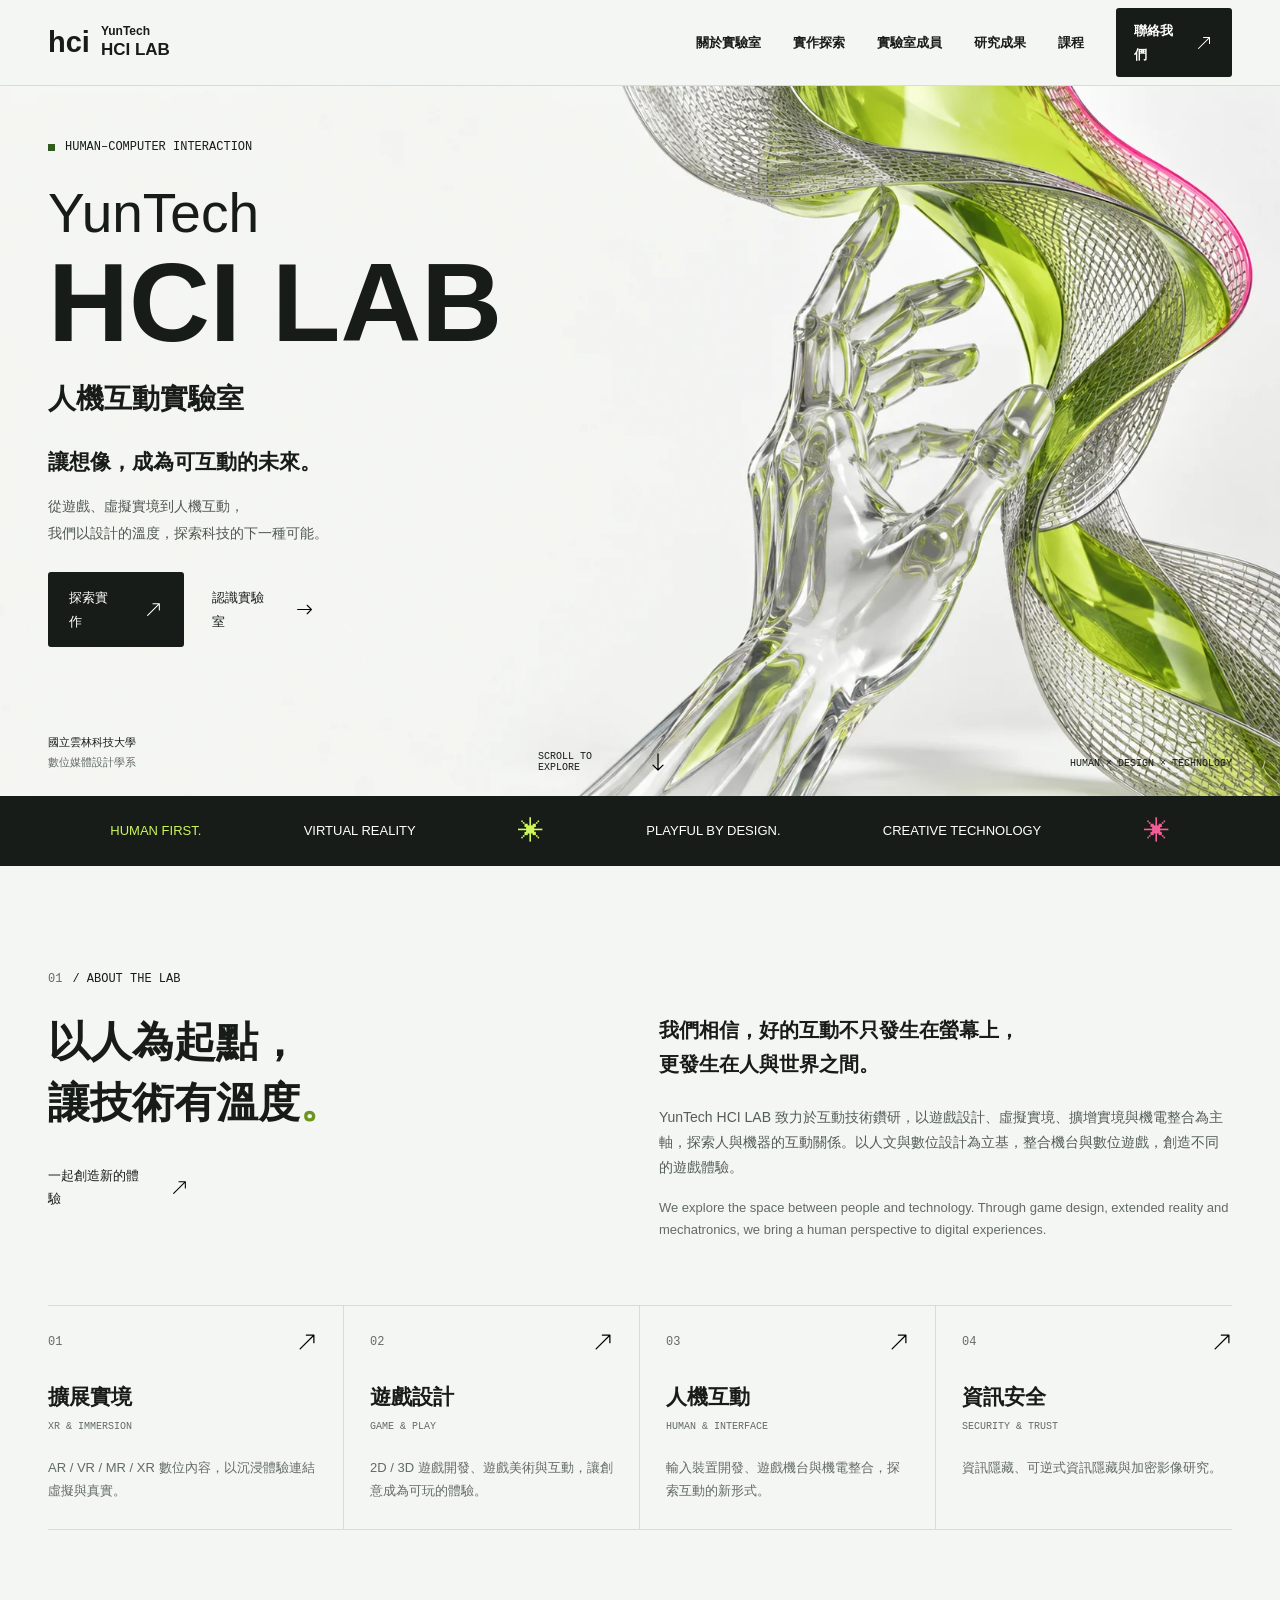
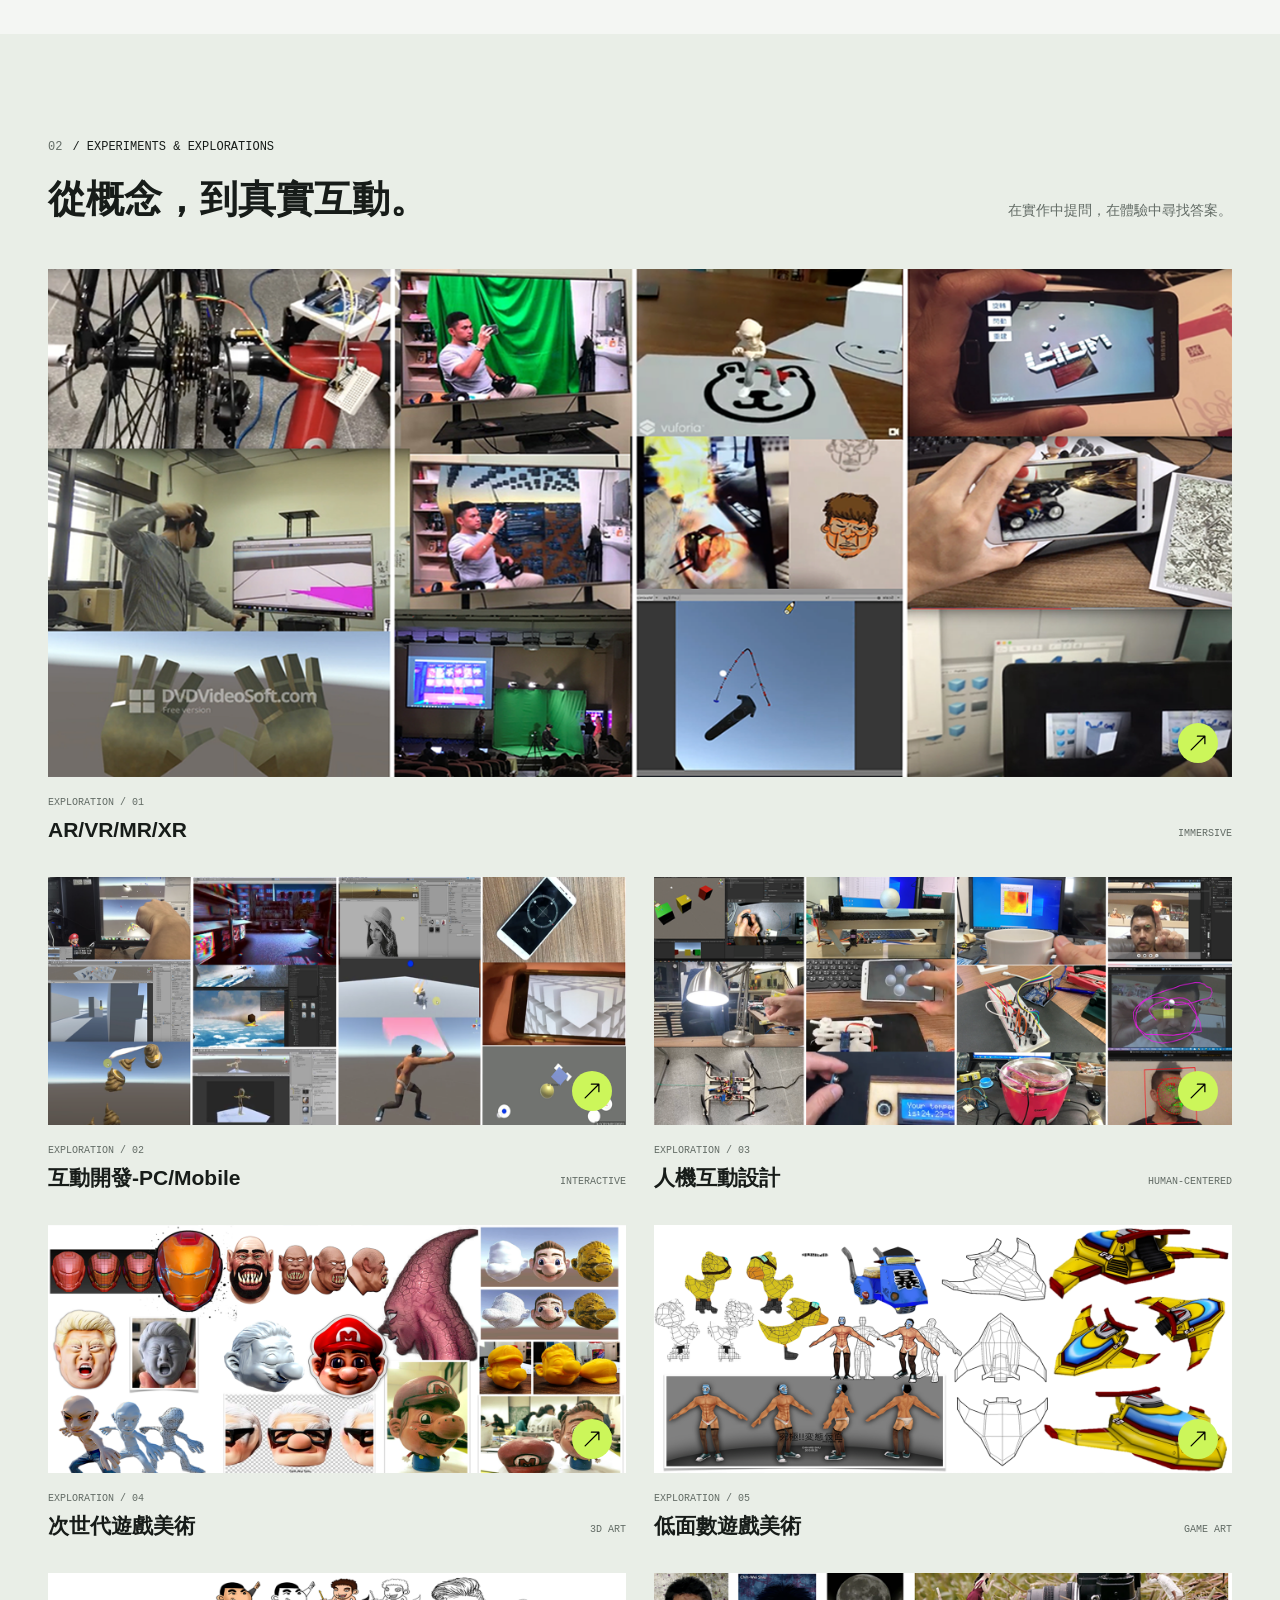
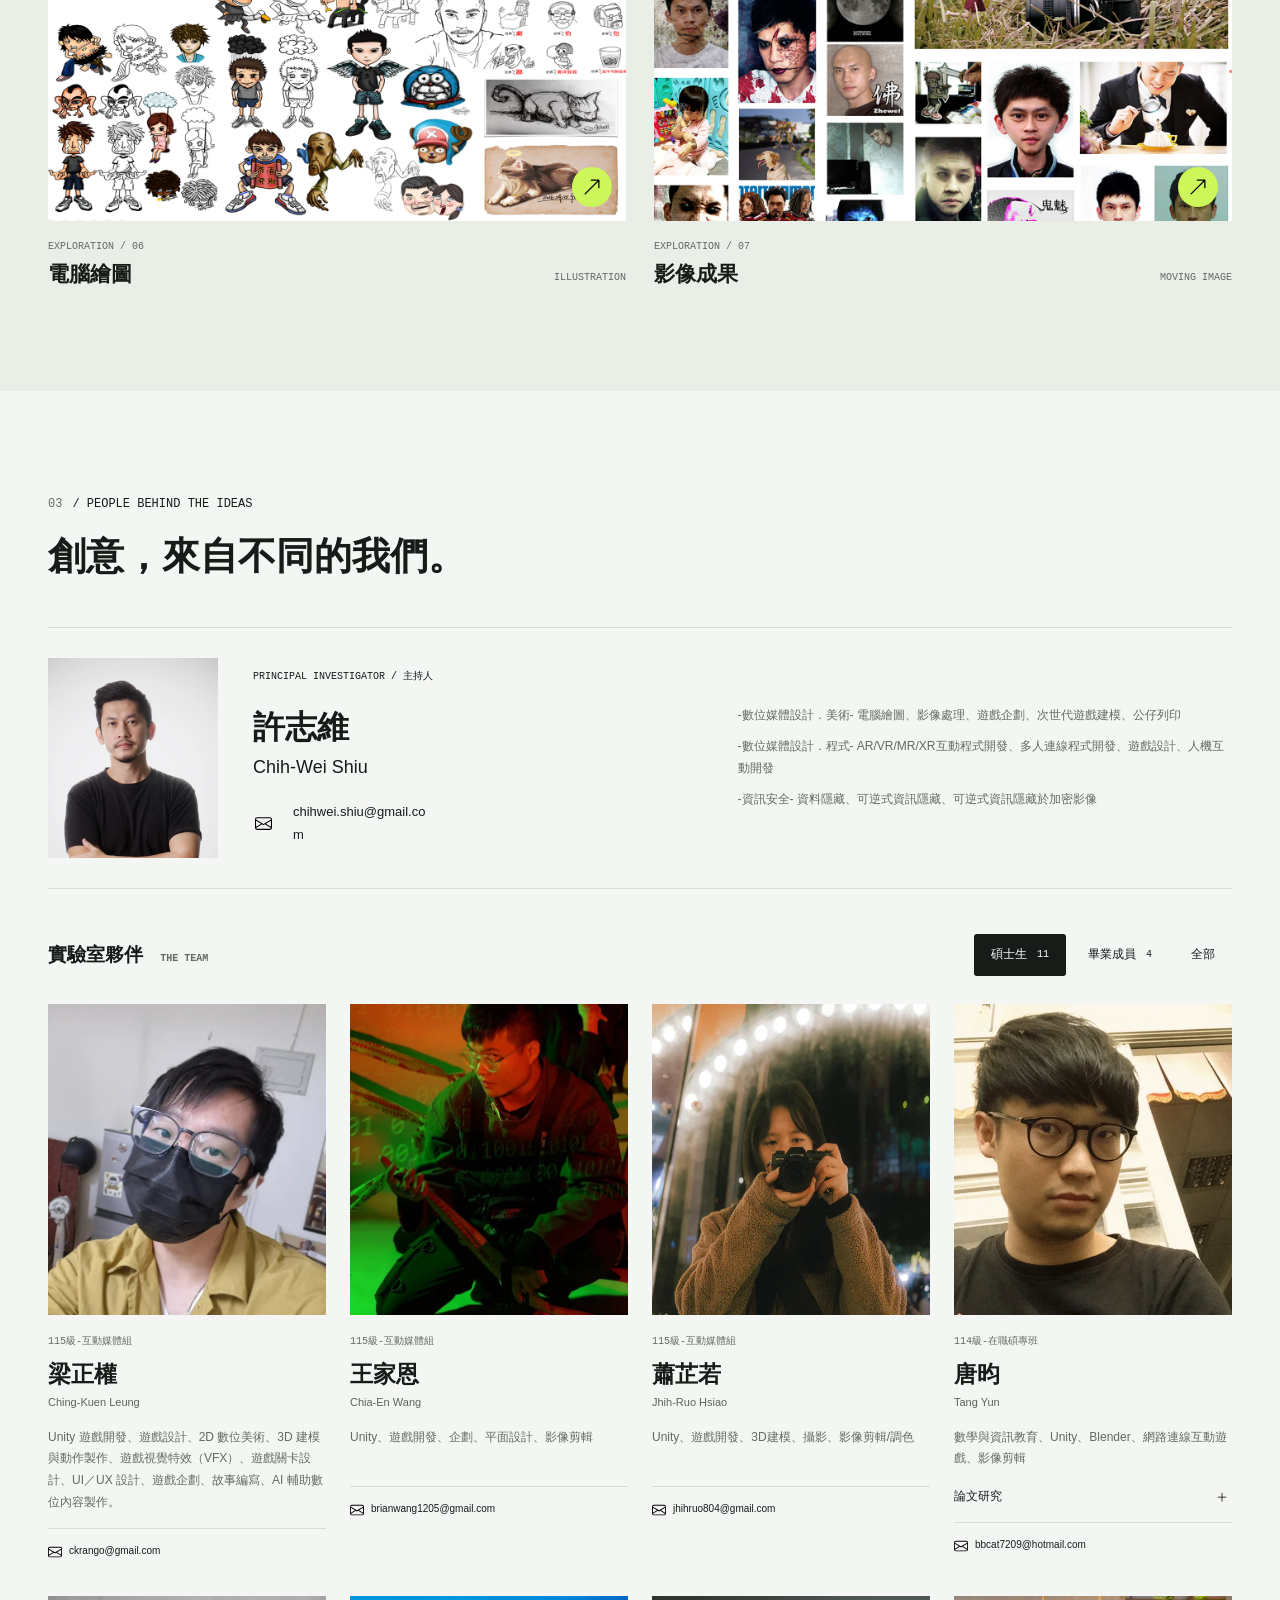
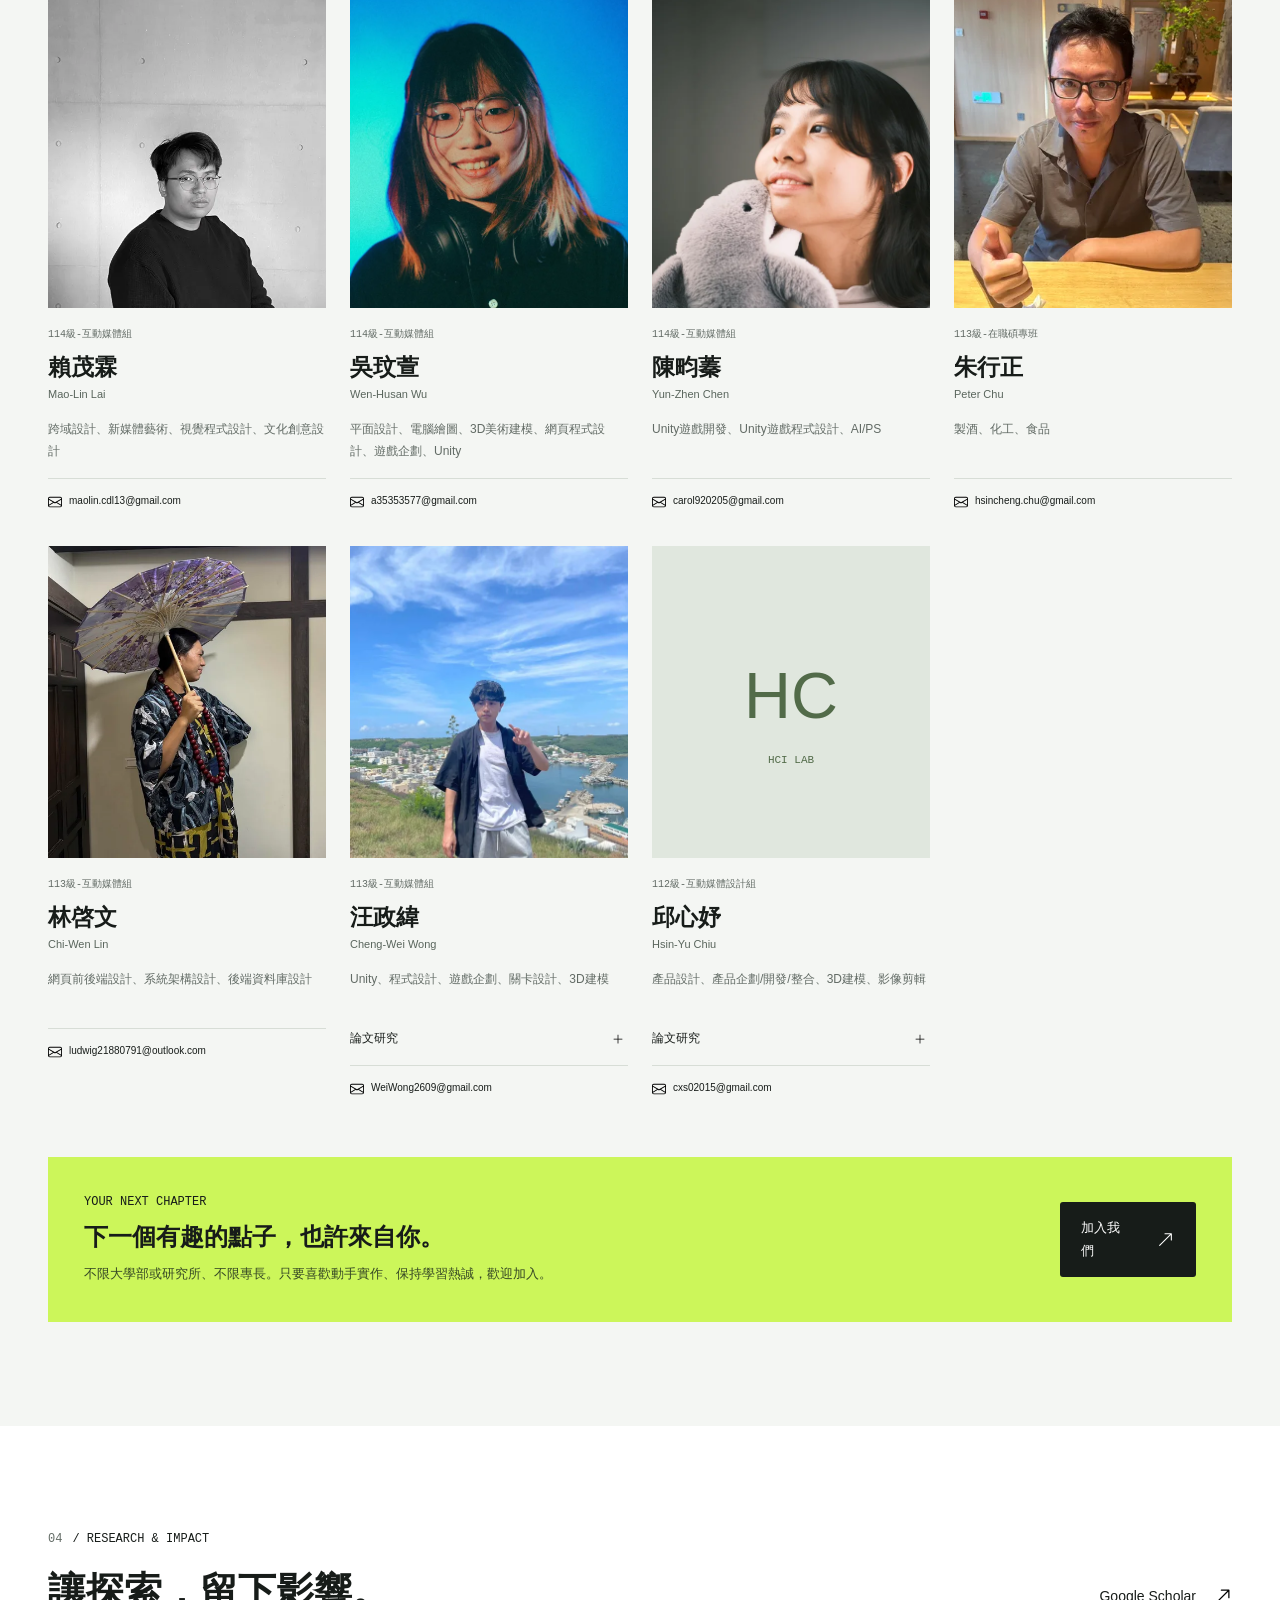
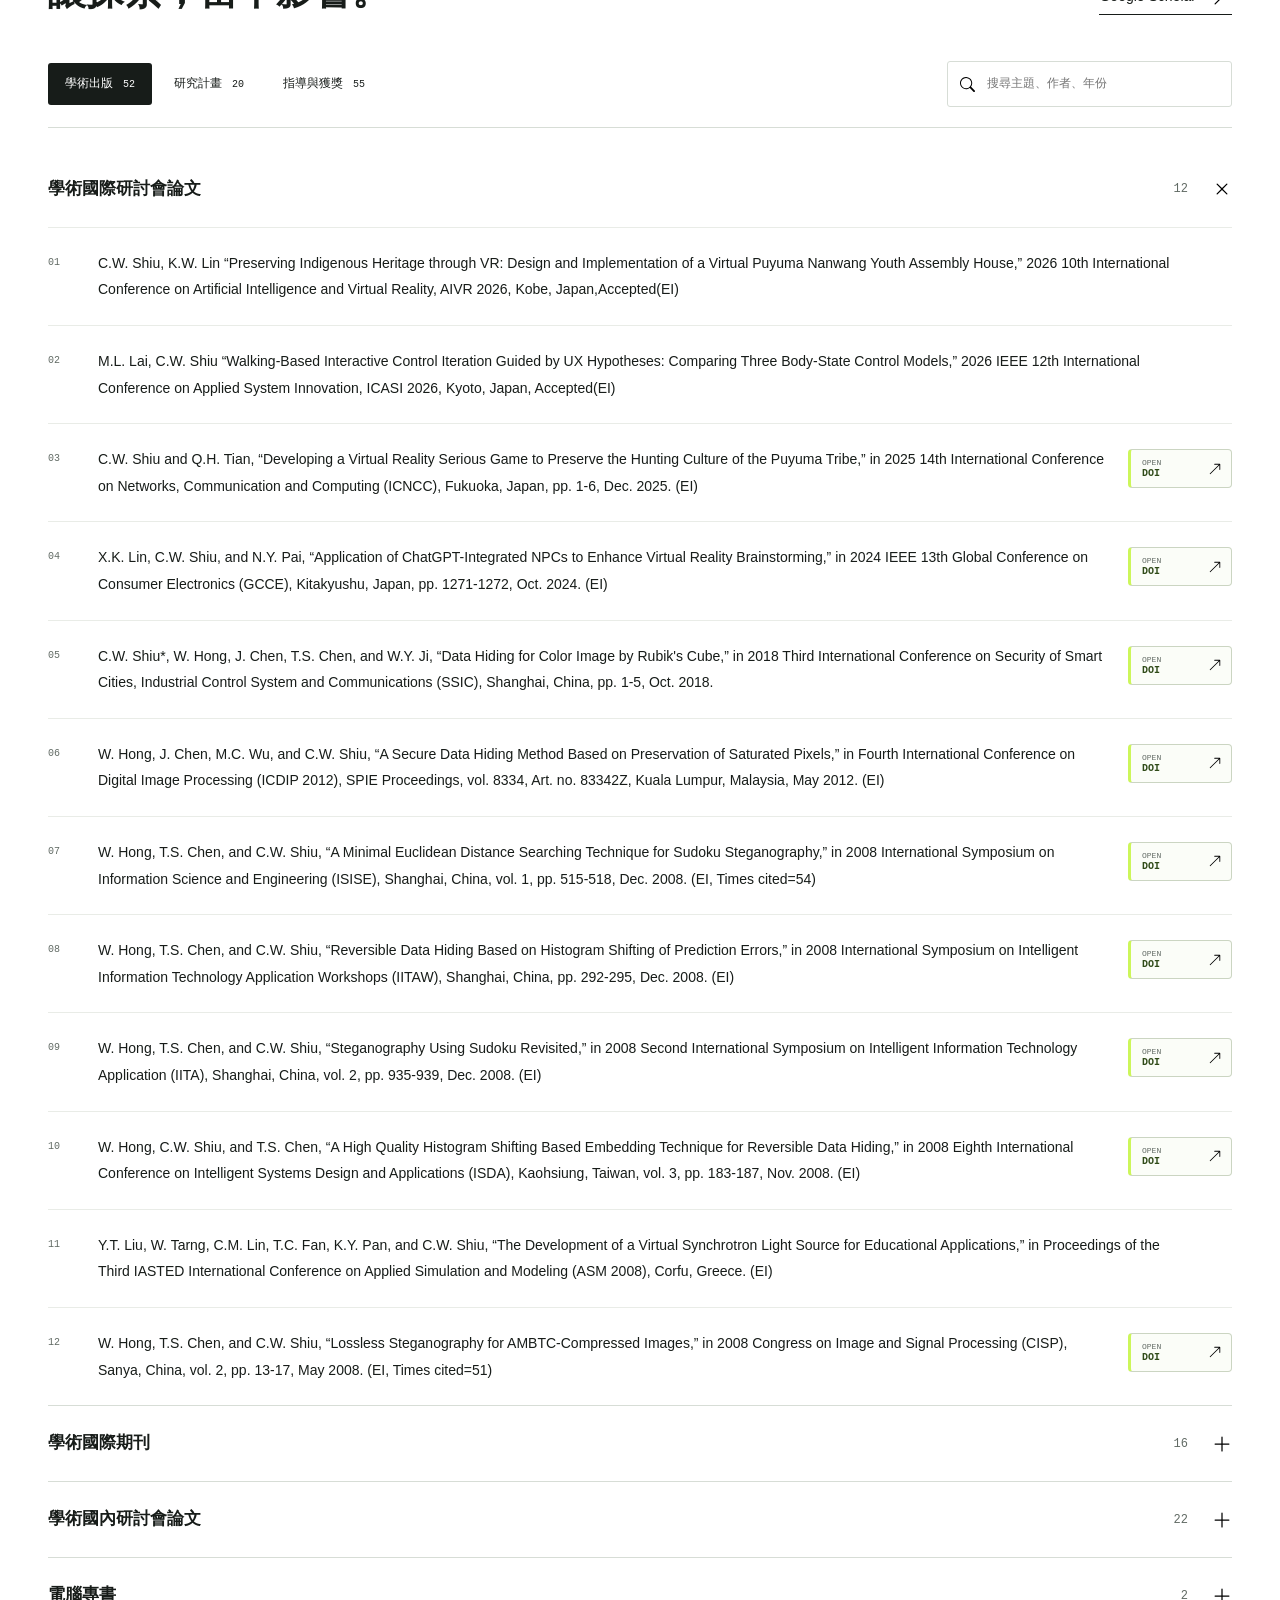
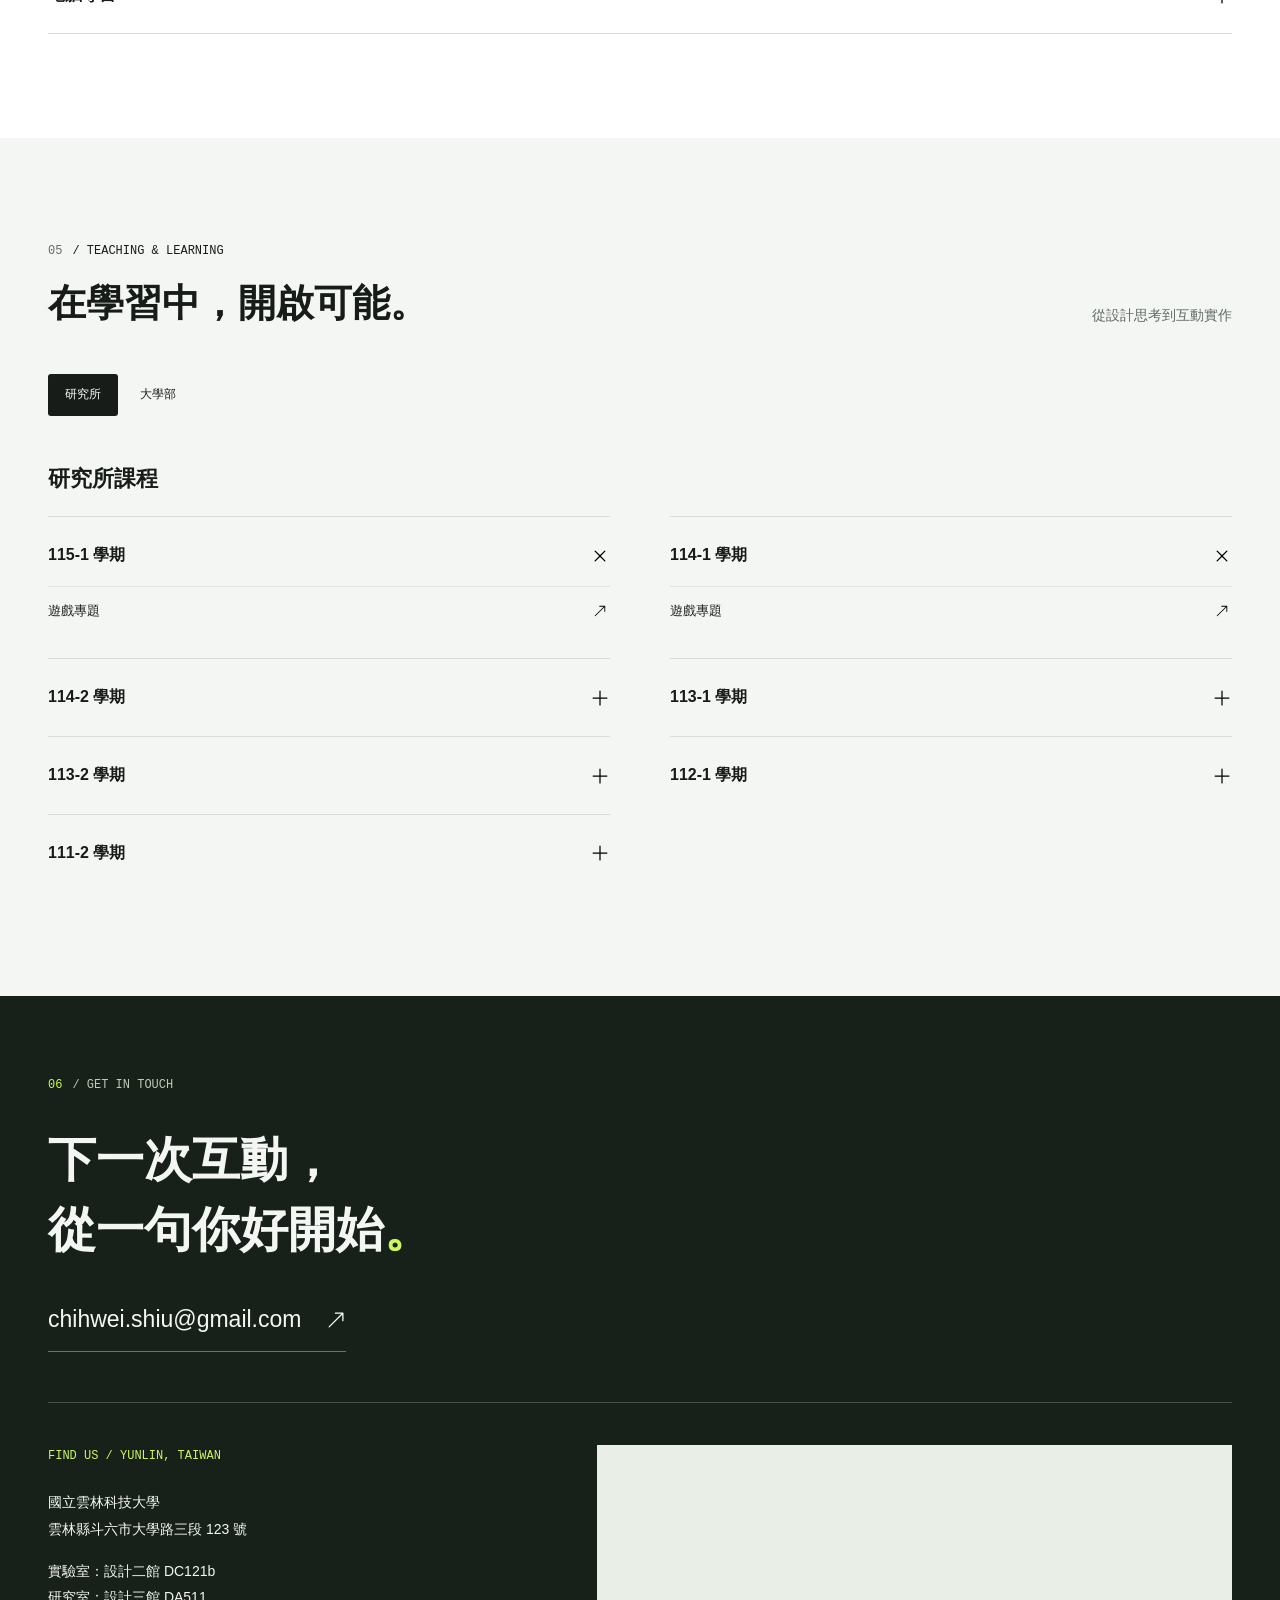
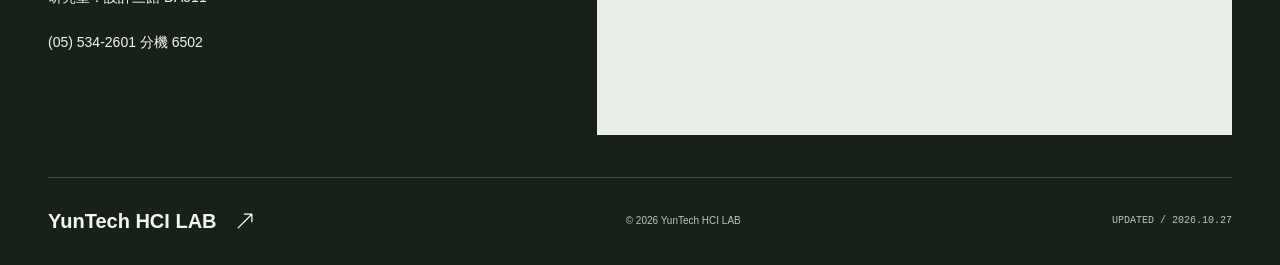
<file: index.html>
<!DOCTYPE html>
<html lang="zh-TW">
<head>
  <meta charset="UTF-8">
  <meta name="viewport" content="width=device-width, initial-scale=1">
  <title>YunTech HCI LAB 雲科大人機互動實驗室｜遊戲設計、VR／AR 與互動研究</title>
  <meta name="description" content="國立雲林科技大學數位媒體設計學系人機互動實驗室，由許志維主持。探索遊戲設計、VR／AR、機電整合與資訊安全，了解研究成果、實驗室成員、課程與合作資訊。">
  <meta name="author" content="Chih-Wei Shiu 許志維">
  <meta name="robots" content="index, follow, max-image-preview:large">
  <meta name="theme-color" content="#f4f6f3">
  <link rel="canonical" href="https://yuntech-hci.github.io/">
  <meta property="og:type" content="website">
  <meta property="og:site_name" content="YunTech HCI LAB">
  <meta property="og:title" content="YunTech HCI LAB 雲科大人機互動實驗室｜遊戲設計、VR／AR 與互動研究">
  <meta property="og:description" content="國立雲林科技大學數位媒體設計學系人機互動實驗室，由許志維主持。探索遊戲設計、VR／AR、機電整合與資訊安全，了解研究成果、實驗室成員、課程與合作資訊。">
  <meta property="og:url" content="https://yuntech-hci.github.io/">
  <meta property="og:locale" content="zh_TW">
  <meta property="og:image" content="https://yuntech-hci.github.io/assets/social-cover.jpg">
  <meta property="og:image:width" content="1200">
  <meta property="og:image:height" content="630">
  <meta property="og:image:alt" content="YunTech HCI LAB 人與數位互動概念視覺">
  <meta name="twitter:card" content="summary_large_image">
  <meta name="twitter:title" content="YunTech HCI LAB 雲科大人機互動實驗室｜遊戲設計、VR／AR 與互動研究">
  <meta name="twitter:description" content="國立雲林科技大學數位媒體設計學系人機互動實驗室，由許志維主持。探索遊戲設計、VR／AR、機電整合與資訊安全，了解研究成果、實驗室成員、課程與合作資訊。">
  <meta name="twitter:image" content="https://yuntech-hci.github.io/assets/social-cover.jpg">
  <meta name="twitter:image:alt" content="YunTech HCI LAB 人與數位互動概念視覺">
  <link rel="icon" type="image/png" href="img/hciLABLOGOs.png">
  <link rel="preload" as="image" href="assets/hero.webp" imagesrcset="assets/hero-small.webp 960w, assets/hero.webp 1672w" imagesizes="100vw" fetchpriority="high">
  <link rel="stylesheet" href="styles.css?v=d76be12e4a4f">
  <script type="application/ld+json">{"@context":"https://schema.org","@graph":[{"@type":"ResearchOrganization","@id":"https://yuntech-hci.github.io/#organization","name":"YunTech HCI LAB 人機互動實驗室","alternateName":"國立雲林科技大學數位媒體設計學系 人機互動實驗室","url":"https://yuntech-hci.github.io/","logo":"https://yuntech-hci.github.io/img/hciLABLOGO.png","email":"chihwei.shiu@gmail.com","telephone":"+886-5-5342601 ext. 6502","parentOrganization":{"@type":"CollegeOrUniversity","name":"國立雲林科技大學 National Yunlin University of Science and Technology"},"address":{"@type":"PostalAddress","streetAddress":"大學路三段123號","addressLocality":"斗六市","addressRegion":"雲林縣","addressCountry":"TW"},"member":{"@id":"https://yuntech-hci.github.io/#ShiuCW"},"knowsAbout":["人機互動","遊戲設計","虛擬實境","擴增實境","機電整合","資訊安全","可逆式資訊隱藏"]},{"@type":"WebSite","@id":"https://yuntech-hci.github.io/#website","name":"YunTech HCI LAB","url":"https://yuntech-hci.github.io/","inLanguage":"zh-TW","publisher":{"@id":"https://yuntech-hci.github.io/#organization"}},{"@type":"WebPage","@id":"https://yuntech-hci.github.io/#webpage","url":"https://yuntech-hci.github.io/","name":"YunTech HCI LAB 雲科大人機互動實驗室｜遊戲設計、VR／AR 與互動研究","description":"國立雲林科技大學數位媒體設計學系人機互動實驗室，由許志維主持。探索遊戲設計、VR／AR、機電整合與資訊安全，了解研究成果、實驗室成員、課程與合作資訊。","inLanguage":"zh-TW","dateModified":"2026-10-27","isPartOf":{"@id":"https://yuntech-hci.github.io/#website"},"about":{"@id":"https://yuntech-hci.github.io/#organization"},"primaryImageOfPage":{"@type":"ImageObject","url":"https://yuntech-hci.github.io/assets/social-cover.jpg","width":1200,"height":630}},{"@type":"Person","@id":"https://yuntech-hci.github.io/#ShiuCW","name":"許志維","alternateName":"Chih-Wei Shiu","jobTitle":"實驗室主持人","email":"chihwei.shiu@gmail.com","image":"https://yuntech-hci.github.io/assets/members/ShiuCW.webp","worksFor":{"@id":"https://yuntech-hci.github.io/#organization"}}]}</script>
  <script src="app.js?v=b3ff4c9c90e1" defer></script>
</head>
<body>
<a class="skip-link" href="#main">跳至主要內容</a>
<header class="site-header">
  <div class="nav-wrap">
    <a class="wordmark" href="#home" aria-label="YunTech HCI LAB 首頁"><span class="brand-glyph" aria-hidden="true">hci</span><span>YunTech<span>HCI LAB</span></span></a>
    <button class="menu-toggle icon-button" type="button" aria-expanded="false" aria-controls="primary-nav" aria-label="開啟導覽選單" title="導覽選單" hidden><img class="icon " src="assets/icons/list.svg" width="20" height="20" alt="" aria-hidden="true"></button>
    <nav id="primary-nav" aria-label="主要導覽"><a href="#about">關於實驗室</a><a href="#works">實作探索</a><a href="#members">實驗室成員</a><a href="#research">研究成果</a><a href="#courses">課程</a><a class="nav-contact" href="#contact">聯絡我們<img class="icon " src="assets/icons/arrow-up-right.svg" width="20" height="20" alt="" aria-hidden="true"></a></nav>
  </div>
</header>
<main id="main">
  <section class="hero" id="home" aria-labelledby="hero-title">
    <img class="hero-art" src="assets/hero.webp" srcset="assets/hero-small.webp 960w, assets/hero.webp 1672w" sizes="100vw" width="1672" height="941" alt="玻璃手掌與金屬網格交織的人機互動概念視覺" fetchpriority="high">
    <div class="hero-inner wrap">
      <p class="eyebrow hero-eyebrow"><span class="status-mark" aria-hidden="true"></span> HUMAN–COMPUTER INTERACTION</p>
      <h1 id="hero-title"><span class="hero-university">YunTech</span>HCI LAB<span class="hero-chinese">人機互動實驗室</span></h1>
      <p class="hero-message">讓想像，成為可互動的未來。</p>
      <p class="hero-description">從遊戲、虛擬實境到人機互動，<br>我們以設計的溫度，探索科技的下一種可能。</p>
      <div class="hero-actions"><a class="button button-dark" href="#works">探索實作<img class="icon " src="assets/icons/arrow-up-right.svg" width="20" height="20" alt="" aria-hidden="true"></a><a class="text-link" href="#about">認識實驗室<img class="icon " src="assets/icons/arrow-right.svg" width="20" height="20" alt="" aria-hidden="true"></a></div>
    </div>
    <div class="hero-bottom wrap"><p>國立雲林科技大學<span>數位媒體設計學系</span></p><a href="#about" aria-label="向下閱讀關於實驗室">SCROLL TO EXPLORE<img class="icon " src="assets/icons/arrow-down.svg" width="20" height="20" alt="" aria-hidden="true"></a><span class="mono concept-label">HUMAN × DESIGN × TECHNOLOGY</span></div>
  </section>
  <div class="discipline-strip" aria-label="研究領域"><span>HUMAN FIRST.</span><span>VIRTUAL REALITY</span><span class="strip-star" aria-hidden="true">✳</span><span>PLAYFUL BY DESIGN.</span><span>CREATIVE TECHNOLOGY</span><span class="strip-star pink" aria-hidden="true">✳</span></div>
  <section class="section wrap about" id="about" aria-labelledby="about-title">
    <div class="about-intro"><p class="eyebrow"><span>01</span> / ABOUT THE LAB</p><h2 id="about-title">以人為起點，<br>讓技術有溫度<span class="accent-dot">。</span></h2><a class="text-link" href="#contact">一起創造新的體驗<img class="icon " src="assets/icons/arrow-up-right.svg" width="20" height="20" alt="" aria-hidden="true"></a></div>
    <div class="about-body"><p class="lead">我們相信，好的互動不只發生在螢幕上，<br class="desktop-break">更發生在人與世界之間。</p><p>YunTech HCI LAB 致力於互動技術鑽研，以遊戲設計、虛擬實境、擴增實境與機電整合為主軸，探索人與機器的互動關係。以人文與數位設計為立基，整合機台與數位遊戲，創造不同的遊戲體驗。</p><p class="english-copy" lang="en">We explore the space between people and technology. Through game design, extended reality and mechatronics, we bring a human perspective to digital experiences.</p></div>
    <div class="research-directions"><article class="direction"><div class="direction-top"><span>01</span><img class="icon " src="assets/icons/arrow-up-right.svg" width="20" height="20" alt="" aria-hidden="true"></div><h3>擴展實境</h3><p class="mono">XR & IMMERSION</p><p>AR / VR / MR / XR 數位內容，以沉浸體驗連結虛擬與真實。</p></article><article class="direction"><div class="direction-top"><span>02</span><img class="icon " src="assets/icons/arrow-up-right.svg" width="20" height="20" alt="" aria-hidden="true"></div><h3>遊戲設計</h3><p class="mono">GAME & PLAY</p><p>2D / 3D 遊戲開發、遊戲美術與互動，讓創意成為可玩的體驗。</p></article><article class="direction"><div class="direction-top"><span>03</span><img class="icon " src="assets/icons/arrow-up-right.svg" width="20" height="20" alt="" aria-hidden="true"></div><h3>人機互動</h3><p class="mono">HUMAN & INTERFACE</p><p>輸入裝置開發、遊戲機台與機電整合，探索互動的新形式。</p></article><article class="direction"><div class="direction-top"><span>04</span><img class="icon " src="assets/icons/arrow-up-right.svg" width="20" height="20" alt="" aria-hidden="true"></div><h3>資訊安全</h3><p class="mono">SECURITY & TRUST</p><p>資訊隱藏、可逆式資訊隱藏與加密影像研究。</p></article></div>
  </section>
  <section class="section works-section" id="works">
    <div class="wrap"><div class="section-heading"><div><p class="eyebrow"><span>02</span> / EXPERIMENTS & EXPLORATIONS</p><h2>從概念，到真實互動。</h2></div><p class="section-note">在實作中提問，在體驗中尋找答案。</p></div>
      <div class="work-grid"><figure class="work work-featured"><a class="work-image" href="img/research/r1.webp" data-work-index="0" aria-label="檢視AR/VR/MR/XR完整影像"><img src="img/research/r1.webp" width="1400" height="600" alt="AR/VR/MR/XR 沉浸式互動研究成果" loading="lazy" decoding="async"><span class="work-open" aria-hidden="true"><img class="icon " src="assets/icons/arrow-up-right.svg" width="20" height="20" alt="" aria-hidden="true"></span></a><figcaption><div><p class="mono">EXPLORATION / 01</p><h3>AR/VR/MR/XR</h3></div><span class="work-type">IMMERSIVE</span></figcaption></figure><figure class="work "><a class="work-image" href="img/research/r2.webp" data-work-index="1" aria-label="檢視互動開發-PC/Mobile完整影像"><img src="img/research/r2.webp" width="1400" height="600" alt="PC 與行動裝置互動開發成果" loading="lazy" decoding="async"><span class="work-open" aria-hidden="true"><img class="icon " src="assets/icons/arrow-up-right.svg" width="20" height="20" alt="" aria-hidden="true"></span></a><figcaption><div><p class="mono">EXPLORATION / 02</p><h3>互動開發-PC/Mobile</h3></div><span class="work-type">INTERACTIVE</span></figcaption></figure><figure class="work "><a class="work-image" href="img/research/r3.webp" data-work-index="2" aria-label="檢視人機互動設計完整影像"><img src="img/research/r3.webp" width="1400" height="600" alt="人機互動設計研究成果" loading="lazy" decoding="async"><span class="work-open" aria-hidden="true"><img class="icon " src="assets/icons/arrow-up-right.svg" width="20" height="20" alt="" aria-hidden="true"></span></a><figcaption><div><p class="mono">EXPLORATION / 03</p><h3>人機互動設計</h3></div><span class="work-type">HUMAN-CENTERED</span></figcaption></figure><figure class="work "><a class="work-image" href="img/research/r4.webp" data-work-index="3" aria-label="檢視次世代遊戲美術完整影像"><img src="img/research/r4.webp" width="1400" height="600" alt="次世代遊戲美術作品" loading="lazy" decoding="async"><span class="work-open" aria-hidden="true"><img class="icon " src="assets/icons/arrow-up-right.svg" width="20" height="20" alt="" aria-hidden="true"></span></a><figcaption><div><p class="mono">EXPLORATION / 04</p><h3>次世代遊戲美術</h3></div><span class="work-type">3D ART</span></figcaption></figure><figure class="work "><a class="work-image" href="img/research/r5.webp" data-work-index="4" aria-label="檢視低面數遊戲美術完整影像"><img src="img/research/r5.webp" width="1400" height="600" alt="低面數遊戲美術作品" loading="lazy" decoding="async"><span class="work-open" aria-hidden="true"><img class="icon " src="assets/icons/arrow-up-right.svg" width="20" height="20" alt="" aria-hidden="true"></span></a><figcaption><div><p class="mono">EXPLORATION / 05</p><h3>低面數遊戲美術</h3></div><span class="work-type">GAME ART</span></figcaption></figure><figure class="work "><a class="work-image" href="img/research/r6.webp" data-work-index="5" aria-label="檢視電腦繪圖完整影像"><img src="img/research/r6.webp" width="1400" height="600" alt="電腦繪圖作品" loading="lazy" decoding="async"><span class="work-open" aria-hidden="true"><img class="icon " src="assets/icons/arrow-up-right.svg" width="20" height="20" alt="" aria-hidden="true"></span></a><figcaption><div><p class="mono">EXPLORATION / 06</p><h3>電腦繪圖</h3></div><span class="work-type">ILLUSTRATION</span></figcaption></figure><figure class="work "><a class="work-image" href="img/research/r7.webp" data-work-index="6" aria-label="檢視影像成果完整影像"><img src="img/research/r7.webp" width="1400" height="600" alt="實驗室影像成果" loading="lazy" decoding="async"><span class="work-open" aria-hidden="true"><img class="icon " src="assets/icons/arrow-up-right.svg" width="20" height="20" alt="" aria-hidden="true"></span></a><figcaption><div><p class="mono">EXPLORATION / 07</p><h3>影像成果</h3></div><span class="work-type">MOVING IMAGE</span></figcaption></figure></div>
    </div>
  </section>
  <section class="section wrap" id="members">
    <div class="section-heading"><div><p class="eyebrow"><span>03</span> / PEOPLE BEHIND THE IDEAS</p><h2>創意，來自不同的我們。</h2></div></div>
    <article class="pi" id="ShiuCW"><img class="pi-portrait" src="assets/members/ShiuCW.webp" width="560" height="660" alt="許志維 Chih-Wei Shiu，實驗室主持人" loading="lazy" decoding="async"><div class="pi-intro"><p class="eyebrow">PRINCIPAL INVESTIGATOR / 主持人</p><h3>許志維<span lang="en">Chih-Wei Shiu</span></h3><a class="text-link" href="mailto:chihwei.shiu@gmail.com"><img class="icon " src="assets/icons/envelope.svg" width="20" height="20" alt="" aria-hidden="true">chihwei.shiu@gmail.com</a></div><div class="pi-expertise"><p>-數位媒體設計．美術- 電腦繪圖、影像處理、遊戲企劃、次世代遊戲建模、公仔列印</p><p>-數位媒體設計．程式- AR/VR/MR/XR互動程式開發、多人連線程式開發、遊戲設計、人機互動開發</p><p>-資訊安全- 資料隱藏、可逆式資訊隱藏、可逆式資訊隱藏於加密影像</p></div></article>
    <div class="members-toolbar"><h3>實驗室夥伴 <span class="mono">THE TEAM</span></h3><div class="filter-buttons" data-member-filters aria-label="成員分類" hidden><button type="button" data-filter="graduate" aria-pressed="true">碩士生 <span>11</span></button><button type="button" data-filter="alumni" aria-pressed="false">畢業成員 <span>4</span></button><button type="button" data-filter="all" aria-pressed="false">全部</button></div></div>
    <div class="member-grid"><article class="member" id="LeungCK" data-group="graduate">
    <div class="portrait"><img src="assets/members/LeungCK.webp" width="560" height="660" alt="Ching-Kuen Leung 梁正權" loading="lazy" decoding="async"></div>
    <div class="member-meta"><p class="mono">115級-互動媒體組</p><h3>梁正權</h3><p class="english-name" lang="en">Ching-Kuen Leung</p><p class="skills">Unity 遊戲開發、遊戲設計、2D 數位美術、3D 建模與動作製作、遊戲視覺特效（VFX）、遊戲關卡設計、UI／UX 設計、遊戲企劃、故事編寫、AI 輔助數位內容製作。</p><a class="member-email" href="mailto:ckrango@gmail.com"><img class="icon " src="assets/icons/envelope.svg" width="20" height="20" alt="" aria-hidden="true"><span>ckrango@gmail.com</span></a></div>
  </article><article class="member" id="WangCE" data-group="graduate">
    <div class="portrait"><img src="assets/members/WangCE.webp" width="560" height="660" alt="Chia-En Wang 王家恩" loading="lazy" decoding="async"></div>
    <div class="member-meta"><p class="mono">115級-互動媒體組</p><h3>王家恩</h3><p class="english-name" lang="en">Chia-En Wang</p><p class="skills">Unity、遊戲開發、企劃、平面設計、影像剪輯</p><a class="member-email" href="mailto:brianwang1205@gmail.com"><img class="icon " src="assets/icons/envelope.svg" width="20" height="20" alt="" aria-hidden="true"><span>brianwang1205@gmail.com</span></a></div>
  </article><article class="member" id="HsiaoJR" data-group="graduate">
    <div class="portrait"><img src="assets/members/HsiaoJR.webp" width="560" height="660" alt="Jhih-Ruo Hsiao 蕭芷若" loading="lazy" decoding="async"></div>
    <div class="member-meta"><p class="mono">115級-互動媒體組</p><h3>蕭芷若</h3><p class="english-name" lang="en">Jhih-Ruo Hsiao</p><p class="skills">Unity、遊戲開發、3D建模、攝影、影像剪輯/調色</p><a class="member-email" href="mailto:jhihruo804@gmail.com"><img class="icon " src="assets/icons/envelope.svg" width="20" height="20" alt="" aria-hidden="true"><span>jhihruo804@gmail.com</span></a></div>
  </article><article class="member" id="TangY" data-group="graduate">
    <div class="portrait"><img src="assets/members/TangY.webp" width="560" height="660" alt="Tang Yun 唐昀" loading="lazy" decoding="async"></div>
    <div class="member-meta"><p class="mono">114級-在職碩專班</p><h3>唐昀</h3><p class="english-name" lang="en">Tang Yun</p><p class="skills">數學與資訊教育、Unity、Blender、網路連線互動遊戲、影像剪輯</p><details class="thesis"><summary>論文研究<img class="icon " src="assets/icons/plus-lg.svg" width="20" height="20" alt="" aria-hidden="true"></summary><p>論文題目：虛擬校園連線遊戲體驗透過社會臨場感對學校認同感之影響—以臺灣師範大學附屬高級中學為例</p></details><a class="member-email" href="mailto:bbcat7209@hotmail.com"><img class="icon " src="assets/icons/envelope.svg" width="20" height="20" alt="" aria-hidden="true"><span>bbcat7209@hotmail.com</span></a></div>
  </article><article class="member" id="LaiML" data-group="graduate">
    <div class="portrait"><img src="assets/members/LaiML.webp" width="560" height="660" alt="Mao-Lin Lai 賴茂霖" loading="lazy" decoding="async"></div>
    <div class="member-meta"><p class="mono">114級-互動媒體組</p><h3>賴茂霖</h3><p class="english-name" lang="en">Mao-Lin Lai</p><p class="skills">跨域設計、新媒體藝術、視覺程式設計、文化創意設計</p><a class="member-email" href="mailto:maolin.cdl13@gmail.com"><img class="icon " src="assets/icons/envelope.svg" width="20" height="20" alt="" aria-hidden="true"><span>maolin.cdl13@gmail.com</span></a></div>
  </article><article class="member" id="WuWH" data-group="graduate">
    <div class="portrait"><img src="assets/members/WuWH.webp" width="560" height="660" alt="Wen-Husan Wu 吳玟萱" loading="lazy" decoding="async"></div>
    <div class="member-meta"><p class="mono">114級-互動媒體組</p><h3>吳玟萱</h3><p class="english-name" lang="en">Wen-Husan Wu</p><p class="skills">平面設計、電腦繪圖、3D美術建模、網頁程式設計、遊戲企劃、Unity</p><a class="member-email" href="mailto:a35353577@gmail.com"><img class="icon " src="assets/icons/envelope.svg" width="20" height="20" alt="" aria-hidden="true"><span>a35353577@gmail.com</span></a></div>
  </article><article class="member" id="ChenYZ" data-group="graduate">
    <div class="portrait"><img src="assets/members/ChenYZ.webp" width="560" height="660" alt="Yun-Zhen Chen 陳畇蓁" loading="lazy" decoding="async"></div>
    <div class="member-meta"><p class="mono">114級-互動媒體組</p><h3>陳畇蓁</h3><p class="english-name" lang="en">Yun-Zhen Chen</p><p class="skills">Unity遊戲開發、Unity遊戲程式設計、AI/PS</p><a class="member-email" href="mailto:carol920205@gmail.com"><img class="icon " src="assets/icons/envelope.svg" width="20" height="20" alt="" aria-hidden="true"><span>carol920205@gmail.com</span></a></div>
  </article><article class="member" id="ChuP" data-group="graduate">
    <div class="portrait"><img src="assets/members/ChuP.webp" width="560" height="660" alt="Peter Chu 朱行正" loading="lazy" decoding="async"></div>
    <div class="member-meta"><p class="mono">113級-在職碩專班</p><h3>朱行正</h3><p class="english-name" lang="en">Peter Chu</p><p class="skills">製酒、化工、食品</p><a class="member-email" href="mailto:hsincheng.chu@gmail.com"><img class="icon " src="assets/icons/envelope.svg" width="20" height="20" alt="" aria-hidden="true"><span>hsincheng.chu@gmail.com</span></a></div>
  </article><article class="member" id="LinCW" data-group="graduate">
    <div class="portrait"><img src="assets/members/LinCW.webp" width="560" height="660" alt="Chi-Wen Lin 林啓文" loading="lazy" decoding="async"></div>
    <div class="member-meta"><p class="mono">113級-互動媒體組</p><h3>林啓文</h3><p class="english-name" lang="en">Chi-Wen Lin</p><p class="skills">網頁前後端設計、系統架構設計、後端資料庫設計</p><a class="member-email" href="mailto:ludwig21880791@outlook.com"><img class="icon " src="assets/icons/envelope.svg" width="20" height="20" alt="" aria-hidden="true"><span>ludwig21880791@outlook.com</span></a></div>
  </article><article class="member" id="WongCW" data-group="graduate">
    <div class="portrait"><img src="assets/members/WongCW.webp" width="560" height="660" alt="Cheng-Wei Wong 汪政緯" loading="lazy" decoding="async"></div>
    <div class="member-meta"><p class="mono">113級-互動媒體組</p><h3>汪政緯</h3><p class="english-name" lang="en">Cheng-Wei Wong</p><p class="skills">Unity、程式設計、遊戲企劃、關卡設計、3D建模</p><details class="thesis"><summary>論文研究<img class="icon " src="assets/icons/plus-lg.svg" width="20" height="20" alt="" aria-hidden="true"></summary><p>論文題目：虛擬實境中生成式 AI 對話輔助對社交焦慮傾向者之影響：以認知卸載與自我聚焦為觀點</p></details><a class="member-email" href="mailto:WeiWong2609@gmail.com"><img class="icon " src="assets/icons/envelope.svg" width="20" height="20" alt="" aria-hidden="true"><span>WeiWong2609@gmail.com</span></a></div>
  </article><article class="member" id="ChiuHY" data-group="graduate">
    <div class="portrait"><div class="portrait-placeholder" aria-label="邱心妤，尚無照片">HC<span>HCI LAB</span></div></div>
    <div class="member-meta"><p class="mono">112級-互動媒體設計組</p><h3>邱心妤</h3><p class="english-name" lang="en">Hsin-Yu Chiu</p><p class="skills">產品設計、產品企劃/開發/整合、3D建模、影像剪輯</p><details class="thesis"><summary>論文研究<img class="icon " src="assets/icons/plus-lg.svg" width="20" height="20" alt="" aria-hidden="true"></summary><p>論文題目：基於設計學習情境的人工智慧工具依賴性對設計學生批判性思維的影響</p></details><a class="member-email" href="mailto:cxs02015@gmail.com"><img class="icon " src="assets/icons/envelope.svg" width="20" height="20" alt="" aria-hidden="true"><span>cxs02015@gmail.com</span></a></div>
  </article><article class="member" id="HeTY" data-group="alumni">
    <div class="portrait"><img src="assets/members/HeTY.webp" width="560" height="660" alt="Ting-I HO 何亭儀" loading="lazy" decoding="async"></div>
    <div class="member-meta"><p class="mono">111級-互動媒體設計組</p><h3>何亭儀</h3><p class="english-name" lang="en">Ting-I HO</p><p class="skills">遊戲企劃、遊戲腳本劇情撰寫、Unity遊戲設計開發、Unity遊戲程式、電腦繪圖</p><details class="thesis"><summary>論文研究<img class="icon " src="assets/icons/plus-lg.svg" width="20" height="20" alt="" aria-hidden="true"></summary><p>論文題目：以VR虛擬實境社會實驗遊戲體驗校園霸凌探討其影響之研究</p></details><a class="member-email" href="mailto:ksstp95152@gmail.com"><img class="icon " src="assets/icons/envelope.svg" width="20" height="20" alt="" aria-hidden="true"><span>ksstp95152@gmail.com</span></a></div>
  </article><article class="member" id="TianQH" data-group="alumni">
    <div class="portrait"><img src="assets/members/TianQH.webp" width="560" height="660" alt="Qi-Hui Tian 田啟輝" loading="lazy" decoding="async"></div>
    <div class="member-meta"><p class="mono">112級-陸生</p><h3>田啟輝</h3><p class="english-name" lang="en">Qi-Hui Tian</p><p class="skills">unreal地編，unreal藍圖，c語言，遊戲內容設計</p><details class="thesis"><summary>論文研究<img class="icon " src="assets/icons/plus-lg.svg" width="20" height="20" alt="" aria-hidden="true"></summary><p>論文題目：探討虛擬實境互動程度對狩獵文化傳承應用的科技接受度和認知負荷之影響</p></details><a class="member-email" href="mailto:1013149065@qq.com"><img class="icon " src="assets/icons/envelope.svg" width="20" height="20" alt="" aria-hidden="true"><span>1013149065@qq.com</span></a></div>
  </article><article class="member" id="LinXK" data-group="alumni">
    <div class="portrait"><img src="assets/members/LinXK.webp" width="560" height="660" alt="Xin-Kai Lin 林新凱" loading="lazy" decoding="async"></div>
    <div class="member-meta"><p class="mono">112級-互動媒體設計組</p><h3>林新凱</h3><p class="english-name" lang="en">Xin-Kai Lin</p><p class="skills">3D建模、 影片與平面拍攝、影像剪輯與調色、PR/AI/PS、Unity、空拍機</p><details class="thesis"><summary>論文研究<img class="icon " src="assets/icons/plus-lg.svg" width="20" height="20" alt="" aria-hidden="true"></summary><p>論文題目：探索AI協作與人類創造力的差異：基於抽象與具象尺度問題的創造力評估</p></details><a class="member-email" href="mailto:k28552219@gmail.com"><img class="icon " src="assets/icons/envelope.svg" width="20" height="20" alt="" aria-hidden="true"><span>k28552219@gmail.com</span></a></div>
  </article><article class="member" id="LinKW" data-group="alumni">
    <div class="portrait"><img src="assets/members/LinKW.webp" width="560" height="660" alt="Kai-Wen Lin 林凱文" loading="lazy" decoding="async"></div>
    <div class="member-meta"><p class="mono">111級-臺東大學數媒系（共同指導）</p><h3>林凱文</h3><p class="english-name" lang="en">Kai-Wen Lin</p><p class="skills">UNITY、3D建模、PS</p><details class="thesis"><summary>論文研究<img class="icon " src="assets/icons/plus-lg.svg" width="20" height="20" alt="" aria-hidden="true"></summary><p>碩士論文題目：將虛擬實境融入在地文化體驗-以卑南族南王部落會所文化體驗APP為例</p></details><a class="member-email" href="mailto:kd26091749@yahoo.com.tw"><img class="icon " src="assets/icons/envelope.svg" width="20" height="20" alt="" aria-hidden="true"><span>kd26091749@yahoo.com.tw</span></a></div>
  </article></div>
    <div class="join-band" id="recurit"><div><p class="eyebrow">YOUR NEXT CHAPTER</p><h3>下一個有趣的點子，也許來自你。</h3><p>不限大學部或研究所、不限專長。只要喜歡動手實作、保持學習熱誠，歡迎加入。</p></div><a class="button button-dark" href="mailto:chihwei.shiu@gmail.com">加入我們<img class="icon " src="assets/icons/arrow-up-right.svg" width="20" height="20" alt="" aria-hidden="true"></a></div>
  </section>
  <section class="section research-section" id="research"><div class="wrap">
    <div class="section-heading"><div><p class="eyebrow"><span>04</span> / RESEARCH & IMPACT</p><h2>讓探索，留下影響。</h2></div><a href="https://scholar.google.com.tw/citations?user=rNASP-UAAAAJ&amp;hl=zh-TW" target="_blank" rel="noopener noreferrer">Google Scholar<img class="icon " src="assets/icons/arrow-up-right.svg" width="20" height="20" alt="" aria-hidden="true"></a></div>
    <div class="research-controls" hidden><div class="filter-buttons research-tabs" aria-label="研究成果分類"><button type="button" data-research="publications" aria-pressed="true">學術出版 <span>52</span></button><button type="button" data-research="projects" aria-pressed="false">研究計畫 <span>20</span></button><button type="button" data-research="awards" aria-pressed="false">指導與獲獎 <span>55</span></button></div><label class="search-field"><img class="icon " src="assets/icons/search.svg" width="20" height="20" alt="" aria-hidden="true"><input id="research-search" type="search" placeholder="搜尋主題、作者、年份" aria-label="搜尋研究成果"></label></div>
    <p class="search-status mono" aria-live="polite" hidden></p>
    <div class="research-panel" id="panel-publications" data-research-panel="publications"><h3 class="panel-heading">學術出版</h3><details class="record-group" open><summary><span>學術國際研討會論文</span><span class="summary-count">12<img class="icon " src="assets/icons/plus-lg.svg" width="20" height="20" alt="" aria-hidden="true"></span></summary><ol><li class="record"><span class="record-number" aria-hidden="true">01</span><p>C.W. Shiu, K.W. Lin “Preserving Indigenous Heritage through VR: Design and Implementation of a Virtual Puyuma Nanwang Youth Assembly House,” 2026 10th International Conference on Artificial Intelligence and Virtual Reality, AIVR 2026, Kobe, Japan,Accepted(EI)</p></li><li class="record"><span class="record-number" aria-hidden="true">02</span><p>M.L. Lai, C.W. Shiu “Walking-Based Interactive Control Iteration Guided by UX Hypotheses: Comparing Three Body-State Control Models,” 2026 IEEE 12th International Conference on Applied System Innovation, ICASI 2026, Kyoto, Japan, Accepted(EI)</p></li><li class="record has-link"><span class="record-number" aria-hidden="true">03</span><p>C.W. Shiu and Q.H. Tian, “Developing a Virtual Reality Serious Game to Preserve the Hunting Culture of the Puyuma Tribe,” in 2025 14th International Conference on Networks, Communication and Computing (ICNCC), Fukuoka, Japan, pp. 1-6, Dec. 2025. (EI)</p><a class="record-link" href="https://doi.org/10.1109/icncc68912.2025.00007" target="_blank" rel="noopener noreferrer" aria-label="開啟「Developing a Virtual Reality Serious Game to Preserve the Hunting Culture of the Puyuma Tribe」DOI"><span class="record-link-copy"><span class="record-link-kicker">OPEN</span><span class="record-link-type">DOI</span></span><img class="icon " src="assets/icons/arrow-up-right.svg" width="20" height="20" alt="" aria-hidden="true"></a></li><li class="record has-link"><span class="record-number" aria-hidden="true">04</span><p>X.K. Lin, C.W. Shiu, and N.Y. Pai, “Application of ChatGPT-Integrated NPCs to Enhance Virtual Reality Brainstorming,” in 2024 IEEE 13th Global Conference on Consumer Electronics (GCCE), Kitakyushu, Japan, pp. 1271-1272, Oct. 2024. (EI)</p><a class="record-link" href="https://doi.org/10.1109/gcce62371.2024.10760995" target="_blank" rel="noopener noreferrer" aria-label="開啟「Application of ChatGPT-Integrated NPCs to Enhance Virtual Reality Brainstorming」DOI"><span class="record-link-copy"><span class="record-link-kicker">OPEN</span><span class="record-link-type">DOI</span></span><img class="icon " src="assets/icons/arrow-up-right.svg" width="20" height="20" alt="" aria-hidden="true"></a></li><li class="record has-link"><span class="record-number" aria-hidden="true">05</span><p>C.W. Shiu*, W. Hong, J. Chen, T.S. Chen, and W.Y. Ji, “Data Hiding for Color Image by Rubik&#39;s Cube,” in 2018 Third International Conference on Security of Smart Cities, Industrial Control System and Communications (SSIC), Shanghai, China, pp. 1-5, Oct. 2018.</p><a class="record-link" href="https://doi.org/10.1109/ssic.2018.8556660" target="_blank" rel="noopener noreferrer" aria-label="開啟「Data Hiding for Color Image by Rubik&#39;s Cube」DOI"><span class="record-link-copy"><span class="record-link-kicker">OPEN</span><span class="record-link-type">DOI</span></span><img class="icon " src="assets/icons/arrow-up-right.svg" width="20" height="20" alt="" aria-hidden="true"></a></li><li class="record has-link"><span class="record-number" aria-hidden="true">06</span><p>W. Hong, J. Chen, M.C. Wu, and C.W. Shiu, “A Secure Data Hiding Method Based on Preservation of Saturated Pixels,” in Fourth International Conference on Digital Image Processing (ICDIP 2012), SPIE Proceedings, vol. 8334, Art. no. 83342Z, Kuala Lumpur, Malaysia, May 2012. (EI)</p><a class="record-link" href="https://doi.org/10.1117/12.956468" target="_blank" rel="noopener noreferrer" aria-label="開啟「A Secure Data Hiding Method Based on Preservation of Saturated Pixels」DOI"><span class="record-link-copy"><span class="record-link-kicker">OPEN</span><span class="record-link-type">DOI</span></span><img class="icon " src="assets/icons/arrow-up-right.svg" width="20" height="20" alt="" aria-hidden="true"></a></li><li class="record has-link"><span class="record-number" aria-hidden="true">07</span><p>W. Hong, T.S. Chen, and C.W. Shiu, “A Minimal Euclidean Distance Searching Technique for Sudoku Steganography,” in 2008 International Symposium on Information Science and Engineering (ISISE), Shanghai, China, vol. 1, pp. 515-518, Dec. 2008. (EI, Times cited=54)</p><a class="record-link" href="https://doi.org/10.1109/isise.2008.153" target="_blank" rel="noopener noreferrer" aria-label="開啟「A Minimal Euclidean Distance Searching Technique for Sudoku Steganography」DOI"><span class="record-link-copy"><span class="record-link-kicker">OPEN</span><span class="record-link-type">DOI</span></span><img class="icon " src="assets/icons/arrow-up-right.svg" width="20" height="20" alt="" aria-hidden="true"></a></li><li class="record has-link"><span class="record-number" aria-hidden="true">08</span><p>W. Hong, T.S. Chen, and C.W. Shiu, “Reversible Data Hiding Based on Histogram Shifting of Prediction Errors,” in 2008 International Symposium on Intelligent Information Technology Application Workshops (IITAW), Shanghai, China, pp. 292-295, Dec. 2008. (EI)</p><a class="record-link" href="https://doi.org/10.1109/iita.workshops.2008.119" target="_blank" rel="noopener noreferrer" aria-label="開啟「Reversible Data Hiding Based on Histogram Shifting of Prediction Errors」DOI"><span class="record-link-copy"><span class="record-link-kicker">OPEN</span><span class="record-link-type">DOI</span></span><img class="icon " src="assets/icons/arrow-up-right.svg" width="20" height="20" alt="" aria-hidden="true"></a></li><li class="record has-link"><span class="record-number" aria-hidden="true">09</span><p>W. Hong, T.S. Chen, and C.W. Shiu, “Steganography Using Sudoku Revisited,” in 2008 Second International Symposium on Intelligent Information Technology Application (IITA), Shanghai, China, vol. 2, pp. 935-939, Dec. 2008. (EI)</p><a class="record-link" href="https://doi.org/10.1109/iita.2008.445" target="_blank" rel="noopener noreferrer" aria-label="開啟「Steganography Using Sudoku Revisited」DOI"><span class="record-link-copy"><span class="record-link-kicker">OPEN</span><span class="record-link-type">DOI</span></span><img class="icon " src="assets/icons/arrow-up-right.svg" width="20" height="20" alt="" aria-hidden="true"></a></li><li class="record has-link"><span class="record-number" aria-hidden="true">10</span><p>W. Hong, C.W. Shiu, and T.S. Chen, “A High Quality Histogram Shifting Based Embedding Technique for Reversible Data Hiding,” in 2008 Eighth International Conference on Intelligent Systems Design and Applications (ISDA), Kaohsiung, Taiwan, vol. 3, pp. 183-187, Nov. 2008. (EI)</p><a class="record-link" href="https://doi.org/10.1109/isda.2008.304" target="_blank" rel="noopener noreferrer" aria-label="開啟「A High Quality Histogram Shifting Based Embedding Technique for Reversible Data Hiding」DOI"><span class="record-link-copy"><span class="record-link-kicker">OPEN</span><span class="record-link-type">DOI</span></span><img class="icon " src="assets/icons/arrow-up-right.svg" width="20" height="20" alt="" aria-hidden="true"></a></li><li class="record"><span class="record-number" aria-hidden="true">11</span><p>Y.T. Liu, W. Tarng, C.M. Lin, T.C. Fan, K.Y. Pan, and C.W. Shiu, “The Development of a Virtual Synchrotron Light Source for Educational Applications,” in Proceedings of the Third IASTED International Conference on Applied Simulation and Modeling (ASM 2008), Corfu, Greece. (EI)</p></li><li class="record has-link"><span class="record-number" aria-hidden="true">12</span><p>W. Hong, T.S. Chen, and C.W. Shiu, “Lossless Steganography for AMBTC-Compressed Images,” in 2008 Congress on Image and Signal Processing (CISP), Sanya, China, vol. 2, pp. 13-17, May 2008. (EI, Times cited=51)</p><a class="record-link" href="https://doi.org/10.1109/cisp.2008.638" target="_blank" rel="noopener noreferrer" aria-label="開啟「Lossless Steganography for AMBTC-Compressed Images」DOI"><span class="record-link-copy"><span class="record-link-kicker">OPEN</span><span class="record-link-type">DOI</span></span><img class="icon " src="assets/icons/arrow-up-right.svg" width="20" height="20" alt="" aria-hidden="true"></a></li></ol></details><details class="record-group" ><summary><span>學術國際期刊</span><span class="summary-count">16<img class="icon " src="assets/icons/plus-lg.svg" width="20" height="20" alt="" aria-hidden="true"></span></summary><ol><li class="record has-link"><span class="record-number" aria-hidden="true">01</span><p>Y.C. Chen and C.W. Shiu, “Distributed Encrypted Image-Based Reversible Data Hiding,” Journal of Internet Technology, vol. 22, no. 1, pp. 101-107, Jan. 2021. (SCI, IF=0.786)</p><a class="record-link" href="https://jit.ndhu.edu.tw/article/view/2464" target="_blank" rel="noopener noreferrer" aria-label="開啟「Distributed Encrypted Image-Based Reversible Data Hiding」ARTICLE"><span class="record-link-copy"><span class="record-link-kicker">OPEN</span><span class="record-link-type">ARTICLE</span></span><img class="icon " src="assets/icons/arrow-up-right.svg" width="20" height="20" alt="" aria-hidden="true"></a></li><li class="record has-link"><span class="record-number" aria-hidden="true">02</span><p>C.W. Shiu, J. Chen, and Y.C. Chen, “Low-Cost Online Handwritten Symbol Recognition System in Virtual Reality Environment of Head-Mounted Display,” Mathematics, vol. 8, no. 11, Art. no. 1967, Nov. 2020. (SCI, IF=1.747)</p><a class="record-link" href="https://doi.org/10.3390/math8111967" target="_blank" rel="noopener noreferrer" aria-label="開啟「Low-Cost Online Handwritten Symbol Recognition System in Virtual Reality Environment of Head-Mounted Display」DOI"><span class="record-link-copy"><span class="record-link-kicker">OPEN</span><span class="record-link-type">DOI</span></span><img class="icon " src="assets/icons/arrow-up-right.svg" width="20" height="20" alt="" aria-hidden="true"></a></li><li class="record has-link"><span class="record-number" aria-hidden="true">03</span><p>Y.C. Chen, T.H. Hung, S.H. Hsieh, and C.W. Shiu, “A New Reversible Data Hiding in Encrypted Image Based on Multi-Secret Sharing and Lightweight Cryptographic Algorithms,” IEEE Transactions on Information Forensics and Security, vol. 14, no. 12, pp. 3332-3343, Dec. 2019. (SCI, IF=6.211, Times cited=10)</p><a class="record-link" href="https://doi.org/10.1109/tifs.2019.2914557" target="_blank" rel="noopener noreferrer" aria-label="開啟「A New Reversible Data Hiding in Encrypted Image Based on Multi-Secret Sharing and Lightweight Cryptographic Algorithms」DOI"><span class="record-link-copy"><span class="record-link-kicker">OPEN</span><span class="record-link-type">DOI</span></span><img class="icon " src="assets/icons/arrow-up-right.svg" width="20" height="20" alt="" aria-hidden="true"></a></li><li class="record has-link"><span class="record-number" aria-hidden="true">04</span><p>C.W. Shiu*, Y.C. Chen, and W. Hong, “Reversible Data Hiding in Permutation-Based Encrypted Images with Strong Privacy,” KSII Transactions on Internet and Information Systems, vol. 13, no. 2, pp. 1020-1042, Feb. 2019. (SCI, IF=0.71)</p><a class="record-link" href="https://doi.org/10.3837/tiis.2019.02.029" target="_blank" rel="noopener noreferrer" aria-label="開啟「Reversible Data Hiding in Permutation-Based Encrypted Images with Strong Privacy」DOI"><span class="record-link-copy"><span class="record-link-kicker">OPEN</span><span class="record-link-type">DOI</span></span><img class="icon " src="assets/icons/arrow-up-right.svg" width="20" height="20" alt="" aria-hidden="true"></a></li><li class="record has-link"><span class="record-number" aria-hidden="true">05</span><p>C.W. Shiu, Y.C. Chen, and W. Hong, “Encrypted Image-Based Reversible Data Hiding with Public Key Cryptography from Difference Expansion,” Signal Processing: Image Communication, vol. 39, Part A, pp. 226-233, Nov. 2015. (SCI, IF=2.814, Times cited=89)</p><a class="record-link" href="https://doi.org/10.1016/j.image.2015.09.014" target="_blank" rel="noopener noreferrer" aria-label="開啟「Encrypted Image-Based Reversible Data Hiding with Public Key Cryptography from Difference Expansion」DOI"><span class="record-link-copy"><span class="record-link-kicker">OPEN</span><span class="record-link-type">DOI</span></span><img class="icon " src="assets/icons/arrow-up-right.svg" width="20" height="20" alt="" aria-hidden="true"></a></li><li class="record has-link"><span class="record-number" aria-hidden="true">06</span><p>W. Hong, G. Horng, C.W. Shiu, T.S. Chen, and Y.C. Chen, “Reversible Data Hiding Method Using Complexity Control and Human Visual System,” The Computer Journal, vol. 58, no. 10, pp. 2583-2594, Oct. 2015. (SCI, IF=0.98)</p><a class="record-link" href="https://doi.org/10.1093/comjnl/bxu142" target="_blank" rel="noopener noreferrer" aria-label="開啟「Reversible Data Hiding Method Using Complexity Control and Human Visual System」DOI"><span class="record-link-copy"><span class="record-link-kicker">OPEN</span><span class="record-link-type">DOI</span></span><img class="icon " src="assets/icons/arrow-up-right.svg" width="20" height="20" alt="" aria-hidden="true"></a></li><li class="record has-link"><span class="record-number" aria-hidden="true">07</span><p>Y.C. Chen, C.W. Shiu, and G. Horng, “Encrypted Signal-Based Reversible Data Hiding with Public Key Cryptosystem,” Journal of Visual Communication and Image Representation, vol. 25, no. 5, pp. 1164-1170, Jul. 2014. (SCI, IF=2.259, Times cited=120)</p><a class="record-link" href="https://doi.org/10.1016/j.jvcir.2014.04.003" target="_blank" rel="noopener noreferrer" aria-label="開啟「Encrypted Signal-Based Reversible Data Hiding with Public Key Cryptosystem」DOI"><span class="record-link-copy"><span class="record-link-kicker">OPEN</span><span class="record-link-type">DOI</span></span><img class="icon " src="assets/icons/arrow-up-right.svg" width="20" height="20" alt="" aria-hidden="true"></a></li><li class="record has-link"><span class="record-number" aria-hidden="true">08</span><p>J. Chen, T.S. Chen, W. Hong, G. Horng, H.Y. Wu, and C.W. Shiu, “A New Reference Pixel Prediction for Reversible Data Hiding with Reduced Location Map,” KSII Transactions on Internet and Information Systems, vol. 8, no. 3, pp. 1105-1118, Mar. 2014. (SCI, IF=0.71)</p><a class="record-link" href="https://doi.org/10.3837/tiis.2014.03.023" target="_blank" rel="noopener noreferrer" aria-label="開啟「A New Reference Pixel Prediction for Reversible Data Hiding with Reduced Location Map」DOI"><span class="record-link-copy"><span class="record-link-kicker">OPEN</span><span class="record-link-type">DOI</span></span><img class="icon " src="assets/icons/arrow-up-right.svg" width="20" height="20" alt="" aria-hidden="true"></a></li><li class="record has-link"><span class="record-number" aria-hidden="true">09</span><p>J. Chen, C.W. Shiu, and M.C. Wu, “An Improvement of Diamond Encoding Using Characteristic Value Positioning and Modulus Function,” Journal of Systems and Software, vol. 86, no. 5, pp. 1377-1383, May 2013. (SCI, IF=2.559)</p><a class="record-link" href="https://doi.org/10.1016/j.jss.2012.12.053" target="_blank" rel="noopener noreferrer" aria-label="開啟「An Improvement of Diamond Encoding Using Characteristic Value Positioning and Modulus Function」DOI"><span class="record-link-copy"><span class="record-link-kicker">OPEN</span><span class="record-link-type">DOI</span></span><img class="icon " src="assets/icons/arrow-up-right.svg" width="20" height="20" alt="" aria-hidden="true"></a></li><li class="record has-link"><span class="record-number" aria-hidden="true">10</span><p>J. Chen, W. Hong, C.W. Shiu, D.C. Lou, C.C. Lee, and J.L. Liu, “Prediction Error Adjustment Technique for High Quality Reversible Data Hiding,” International Journal of Innovative Computing, Information and Control, vol. 9, no. 2, pp. 611-623, Feb. 2013. (EI)</p><a class="record-link" href="http://www.ijicic.org/vol-9(2).htm" target="_blank" rel="noopener noreferrer" aria-label="開啟「Prediction Error Adjustment Technique for High Quality Reversible Data Hiding」ISSUE"><span class="record-link-copy"><span class="record-link-kicker">OPEN</span><span class="record-link-type">ISSUE</span></span><img class="icon " src="assets/icons/arrow-up-right.svg" width="20" height="20" alt="" aria-hidden="true"></a></li><li class="record has-link"><span class="record-number" aria-hidden="true">11</span><p>C.L. Pan, W. Hong, T.S. Chen, J. Chen, and C.W. Shiu, “Multilevel Reversible Data Hiding Using Modification of Prediction Errors,” International Journal of Innovative Computing, Information and Control, vol. 7, no. 9, pp. 5107-5118, Sep. 2011. (EI)</p><a class="record-link" href="http://www.ijicic.org/vol-7(9).htm" target="_blank" rel="noopener noreferrer" aria-label="開啟「Multilevel Reversible Data Hiding Using Modification of Prediction Errors」ISSUE"><span class="record-link-copy"><span class="record-link-kicker">OPEN</span><span class="record-link-type">ISSUE</span></span><img class="icon " src="assets/icons/arrow-up-right.svg" width="20" height="20" alt="" aria-hidden="true"></a></li><li class="record has-link"><span class="record-number" aria-hidden="true">12</span><p>W. Hong, J. Chen, T.S. Chen, and C.W. Shiu, “Steganography for Block Truncation Coding Compressed Images Using Hybrid Embedding Scheme,” International Journal of Innovative Computing, Information and Control, vol. 7, no. 2, pp. 733-743, Feb. 2011. (EI)</p><a class="record-link" href="http://www.ijicic.org/09-1006-1.pdf" target="_blank" rel="noopener noreferrer" aria-label="開啟「Steganography for Block Truncation Coding Compressed Images Using Hybrid Embedding Scheme」PDF"><span class="record-link-copy"><span class="record-link-kicker">OPEN</span><span class="record-link-type">PDF</span></span><img class="icon " src="assets/icons/arrow-up-right.svg" width="20" height="20" alt="" aria-hidden="true"></a></li><li class="record has-link"><span class="record-number" aria-hidden="true">13</span><p>W. Hong, T.S. Chen, C.W. Shiu, and M.C. Wu, “Lossless Data Embedding in BTC Codes Based on Prediction and Histogram Shifting,” Applied Mechanics and Materials, vol. 65, pp. 182-185, Jun. 2011. (EI)</p><a class="record-link" href="https://doi.org/10.4028/www.scientific.net/amm.65.182" target="_blank" rel="noopener noreferrer" aria-label="開啟「Lossless Data Embedding in BTC Codes Based on Prediction and Histogram Shifting」DOI"><span class="record-link-copy"><span class="record-link-kicker">OPEN</span><span class="record-link-type">DOI</span></span><img class="icon " src="assets/icons/arrow-up-right.svg" width="20" height="20" alt="" aria-hidden="true"></a></li><li class="record has-link"><span class="record-number" aria-hidden="true">14</span><p>W. Hong, T.S. Chen, Y.P. Chang, and C.W. Shiu, “A High Capacity Reversible Data Hiding Scheme Using Orthogonal Projection and Prediction Error Modification,” Signal Processing, vol. 90, no. 11, pp. 2911-2922, Nov. 2010. (SCI, IF=4.086, Times cited=101)</p><a class="record-link" href="https://doi.org/10.1016/j.sigpro.2010.04.012" target="_blank" rel="noopener noreferrer" aria-label="開啟「A High Capacity Reversible Data Hiding Scheme Using Orthogonal Projection and Prediction Error Modification」DOI"><span class="record-link-copy"><span class="record-link-kicker">OPEN</span><span class="record-link-type">DOI</span></span><img class="icon " src="assets/icons/arrow-up-right.svg" width="20" height="20" alt="" aria-hidden="true"></a></li><li class="record has-link"><span class="record-number" aria-hidden="true">15</span><p>J. Chen, W. Hong, T.S. Chen, and C.W. Shiu, “Steganography for BTC Compressed Images Using No Distortion Technique,” The Imaging Science Journal, vol. 58, no. 4, pp. 177-185, Aug. 2010. (SCI, IF=0.846, Times cited=56)</p><a class="record-link" href="https://doi.org/10.1179/136821910x12651933390629" target="_blank" rel="noopener noreferrer" aria-label="開啟「Steganography for BTC Compressed Images Using No Distortion Technique」DOI"><span class="record-link-copy"><span class="record-link-kicker">OPEN</span><span class="record-link-type">DOI</span></span><img class="icon " src="assets/icons/arrow-up-right.svg" width="20" height="20" alt="" aria-hidden="true"></a></li><li class="record has-link"><span class="record-number" aria-hidden="true">16</span><p>W. Hong, T.S. Chen, and C.W. Shiu, “Reversible Data Hiding for High Quality Images Using Modification of Prediction Errors,” Journal of Systems and Software, vol. 82, no. 11, pp. 1833-1842, Nov. 2009. (SCI, IF=2.559, Times cited=301)</p><a class="record-link" href="https://doi.org/10.1016/j.jss.2009.05.051" target="_blank" rel="noopener noreferrer" aria-label="開啟「Reversible Data Hiding for High Quality Images Using Modification of Prediction Errors」DOI"><span class="record-link-copy"><span class="record-link-kicker">OPEN</span><span class="record-link-type">DOI</span></span><img class="icon " src="assets/icons/arrow-up-right.svg" width="20" height="20" alt="" aria-hidden="true"></a></li></ol></details><details class="record-group" ><summary><span>學術國內研討會論文</span><span class="summary-count">22<img class="icon " src="assets/icons/plus-lg.svg" width="20" height="20" alt="" aria-hidden="true"></span></summary><ol><li class="record"><span class="record-number" aria-hidden="true">01</span><p>唐盷、許志維，“即時互動影像遊戲設計應用於畢業典禮之實作，”2026 台灣數位媒體設計國際學術研討會，台灣，2026</p></li><li class="record"><span class="record-number" aria-hidden="true">02</span><p>Yun Tang,C.W. Shiu, “A Study on the Relationship between Virtual Campus Game Experience Social Presence and School Identity: The Case of the HSNU 79th Anniversary Game,” The 13th International Design Studies Forum and Conference &amp; Integration Design Workshop, IDSFC 2026, Yunlin, Taiwan</p></li><li class="record"><span class="record-number" aria-hidden="true">03</span><p>陳畇蓁, 吳玟萱, 黃湘妮, 張宸瑄, 許志維, 白乃遠 “音樂節奏遊戲〈咪瞇貓貓 Catous〉互動設計與實作, ” 2025 第18屆 智慧 × 永續暨台灣數位媒體設計國際研討會，台灣，2025</p></li><li class="record"><span class="record-number" aria-hidden="true">04</span><p>陳畇蓁, 吳玟萱, 黃湘妮, 張宸瑄, 許志維, 白乃遠 “音樂節奏遊戲〈咪瞇貓貓Cataos〉 3D場景美術設計, ” 2025 第18屆 智慧 × 永續暨台灣數位媒體設計國際研討會，台灣，2025</p></li><li class="record"><span class="record-number" aria-hidden="true">05</span><p>林啟文, 許志維, 楊晰勛, 黃國豪 “沉浸體驗問卷於桌上型角色扮演遊戲之應用, ” 2025 第18屆 智慧 × 永續暨台灣數位媒體設計國際研討會，台灣，2025</p></li><li class="record"><span class="record-number" aria-hidden="true">06</span><p>田啟輝, 許志維, 邱心妤 “開發虛擬實境狩獵文化保存嚴肅遊戲之實作報告, ” 2024第十七屆台灣數位媒體設計學會國際研討會，台灣，2024</p></li><li class="record"><span class="record-number" aria-hidden="true">07</span><p>何亭儀、許志維，“運用AIGC於美術與程式設計：以流浪狗視角為故事的2D橫向卷軸冒險遊戲研究與製作 ，”2024科技、藝術與社會變遷：多媒體的創新和挑戰，台灣，2024</p></li><li class="record"><span class="record-number" aria-hidden="true">08</span><p>林新凱、白乃遠、盧麗淑、許志維、田啟輝，“生成式AI虛擬實境腦力激盪應用-關鍵功能之前置研究，”2024跨域創新設計整合國際研討會，台灣，2024</p></li><li class="record"><span class="record-number" aria-hidden="true">09</span><p>吳京華，許志維 “數位化課程對幼兒自我認同提升之探究, ” 2022 台灣感性學會暨 台灣數位媒體設計學會國際研討會，台灣，2022</p></li><li class="record"><span class="record-number" aria-hidden="true">10</span><p>林杏儒，黃韵茹，王秀文，許志維，張嘉玲 “AR遊戲導入生態環境教育之應用─以臺灣常見外來種保育為例, ” 2019學術研討會：AI在教育科 技的應用與實踐，台灣，2019</p></li><li class="record"><span class="record-number" aria-hidden="true">11</span><p>黃姿樺，楊理鈞，吳翎華，許志維“救救亞當-以細懸浮微粒(PM2.5)為主題的遊戲機台製作及研究,” 2017台灣感性研討會, 台灣,2017</p></li><li class="record"><span class="record-number" aria-hidden="true">12</span><p>陳彥霖，林詩庭，蘇詠茹，許志維“述日-青少年心理互動遊戲,” 2017台灣感性研討會, 台灣,2017</p></li><li class="record"><span class="record-number" aria-hidden="true">13</span><p>李宜亭，賀俊智，許志維，蔡子瑋“互動裝置遊戲融合智慧醫療復健系統-熱氣衝飛”, 2017台灣感性研討會, 台灣,2017</p></li><li class="record"><span class="record-number" aria-hidden="true">14</span><p>許睿中，許志維， 洪國寶，“基於預測誤差值修改的隨機嵌入制機之可逆式資訊隱藏技術,” 2011數位內容與多媒體應用研討會, 2011</p></li><li class="record"><span class="record-number" aria-hidden="true">15</span><p>洪國寶，李振祥，許志維“植基於統計分析之資訊隱藏技術,” 資訊管理及應用國際研討會, 2010</p></li><li class="record"><span class="record-number" aria-hidden="true">16</span><p>洪國寶，曹憲中，許志維“植基於適應性亂數之資訊隱藏技術,” 資訊科技應用學術研討會, 2009</p></li><li class="record"><span class="record-number" aria-hidden="true">17</span><p>潘哲倫，許俊傑，洪維恩，紀萬益，許志維 “植基於長條圖修改之高品質無失真資訊隱藏技術,”資訊管理與數位內容研討會-宅經濟下的數字應用(IMDC 2009)。</p></li><li class="record"><span class="record-number" aria-hidden="true">18</span><p>C.L. Liu, C.C. Lee, D.C. Lou, W. Hong, J. Chen, and C.W. Shiu, “Reversible Data Hiding Using High-Peak Prediction Errors,” in 2009 Workshop on Consumer Electronics (WCE 2009), Taichung, Taiwan, pp. 185-190, Nov. 2009. (最佳論文獎)</p></li><li class="record"><span class="record-number" aria-hidden="true">19</span><p>W. Hong, C.W. Shiu and T.S. Chen, “Efficient Data Hiding for AMBTC-Compressed Images,” The 21th IPPR Conference on Computer Vision, Graphics, and Image Processing. (CVGIP2008)</p></li><li class="record"><span class="record-number" aria-hidden="true">20</span><p>洪維恩，蔡雅純，許志維，黃為亮“資訊影藏運用於文字圖像之研究”資訊管理及應用國際研討會2008</p></li><li class="record"><span class="record-number" aria-hidden="true">21</span><p>洪維恩，許志維“無須搜尋之碎形影像技術應用於數位浮水印研究”，The 19th International Conference on Information Management 2008 (ICIM 2008)</p></li><li class="record"><span class="record-number" aria-hidden="true">22</span><p>洪維恩，許志維，蔡雅純“灰階碎形影像與隱像術之研究”，International Conference on Advanced Information Technologies 2007 (AIT2007)</p></li></ol></details><details class="record-group" ><summary><span>電腦專書</span><span class="summary-count">2<img class="icon " src="assets/icons/plus-lg.svg" width="20" height="20" alt="" aria-hidden="true"></span></summary><ol><li class="record"><span class="record-number" aria-hidden="true">01</span><p>許志維，洪維恩，蔡雅純 “3D遊戲夢想家-VIRTOOLS 4.0入門實作範例 第二版（3d程式設計用書）, ” ISBN:9789868442177，藍海文化</p></li><li class="record"><span class="record-number" aria-hidden="true">02</span><p>洪維恩，蔡雅純，許志維 “3D遊戲夢想家-VIRTOOLS入門實作範例（3d程式設計用書）, ” ISBN:9861492186，金禾出版社</p></li></ol></details></div><div class="research-panel" id="panel-projects" data-research-panel="projects"><h3 class="panel-heading">研究計畫</h3><details class="record-group" open><summary><span>執行計畫狀況</span><span class="summary-count">20<img class="icon " src="assets/icons/plus-lg.svg" width="20" height="20" alt="" aria-hidden="true"></span></summary><ol><li class="record"><span class="record-number" aria-hidden="true">01</span><p>澎湖海洋互動遊戲，委辦單位：鉅奇室內裝修有限公司，主持人</p></li><li class="record"><span class="record-number" aria-hidden="true">02</span><p>『校園防災之數位孿生計畫』-整合空間型構理論視野量化參數、三維空間雷射掃描、虛擬實境與擴增實境模擬於大學校園避難疏散空間風險評估模型之應用研究，補助單位：115年國科會專題研究，共同主持人，64.4萬（115-2410-H-224 -023 -）</p></li><li class="record"><span class="record-number" aria-hidden="true">03</span><p>社會力、策展力與影響力：台灣原住民地方文化館的社會支持系統與策展動能之研究計畫，補助單位：115年國科會專題研究，共同主持人，73萬（115-2420-H-224 -001 -）</p></li><li class="record"><span class="record-number" aria-hidden="true">04</span><p>115年「建置管制藥品暨藥物濫用防制網路遊戲教材研究計畫」，委辦單位：衛生福利部食品藥物管理署，共同主持人</p></li><li class="record"><span class="record-number" aria-hidden="true">05</span><p>基於遊戲化的虛擬朝聖系統：媽祖遶境文化的數位保存與創新，補助單位：114年國科會專題研究，主持人，138.8萬（114-2410-H-224-022-MY2 2年期計畫）</p></li><li class="record"><span class="record-number" aria-hidden="true">06</span><p>互動懷舊治療設計與研究，補助單位：114年國科會專題研究，共同主持人，171.5萬（NSTC 114-2410-H-224 -021 -MY2 2年期計畫）</p></li><li class="record"><span class="record-number" aria-hidden="true">07</span><p>整合AI、AR於遊戲化美學共創以促進創意老化- 以雲林縣斗六市社區老人為範疇(I)，補助單位：114年國科會專題研究，共同主持人，65.6萬（NSTC 114-2410-H-224-020- ）</p></li><li class="record"><span class="record-number" aria-hidden="true">08</span><p>ACG：斗南小鎮文化創生新引擎，補助單位：教育部大學社會責任計畫(USR 114-116)，協同主持人</p></li><li class="record"><span class="record-number" aria-hidden="true">09</span><p>從在地到國際之跨域共創與社會實踐-建構Beyond AI 之韌性原民族群社會--台東南王部落狩獵文化的AR/VR數位典藏：保存、紀錄與推廣(2/2)，補助單位：114年國科會專題研究，主持人，73.8萬（專案型多年期計畫第二期 114-2420-H-224 -004 -）</p></li><li class="record"><span class="record-number" aria-hidden="true">10</span><p>從在地到國際之跨域共創與社會實踐-建構Beyond AI 之韌性原民族群社會--應用代間參與美學與社會設計以整合 AI 及 AR 擴增實境系統於愛蘭巴宰部落無牆博物館之建構(2/2)，補助單位：114年國科會專題研究，共同主持人，104.6萬（專案型多年期計畫第二期 114-2420-H-224 -001 -）</p></li><li class="record"><span class="record-number" aria-hidden="true">11</span><p>114年「建置正確使用鎮靜安眠藥網路遊戲教材計畫」，委辦單位：衛生福利部食品藥物管理署，共同主持人</p></li><li class="record"><span class="record-number" aria-hidden="true">12</span><p>臺南棒球展多媒體互動作製，委辦單位：鉅奇室內裝修有限公司，主持人</p></li><li class="record"><span class="record-number" aria-hidden="true">13</span><p>從在地到國際之跨域共創與社會實踐-建構Beyond AI 之韌性原民族群社會--台東南王部落狩獵文化的AR/VR數位典藏：保存、紀錄與推廣(1/2)，補助單位：113年國科會專題研究，主持人，64.9萬（專案型多年期計畫第一期 113-2420-H-224-006-）</p></li><li class="record"><span class="record-number" aria-hidden="true">14</span><p>從在地到國際之跨域共創與社會實踐-建構Beyond AI 之韌性原民族群社會--應用代間參與美學與社會設計以整合 AI 及 AR 擴增實境系統於愛蘭巴宰部落無牆博物館之建構(1/2)，補助單位：113年國科會專題研究，共同主持人，92.4萬（專案型多年期計畫第一期 113-2420-H-224-004-）</p></li><li class="record"><span class="record-number" aria-hidden="true">15</span><p>運用元宇宙跨越原住民會所的性別限制，補助單位：111年國科會專題研究，主持人，66.3萬（111-2410- H-143-021-）</p></li><li class="record"><span class="record-number" aria-hidden="true">16</span><p>職業計畫之虛擬實境教材製作師資人才培育計畫，補助單位：師資培育之大學領域教材教法人才培育計畫，協同主持人， 42萬</p></li><li class="record"><span class="record-number" aria-hidden="true">17</span><p>臺東Y計畫-共創部落好旅遊，補助單位：教育部大學社會責任計畫(USR)，協同主持人，450萬</p></li><li class="record"><span class="record-number" aria-hidden="true">18</span><p>攜手共創部落新「旅」力-山林部落見學旅遊模式建構，補助單位：教育部大學社會責任計畫(USR)，協同主持人，480萬</p></li><li class="record"><span class="record-number" aria-hidden="true">19</span><p>基於隨機排列加密之強私密可逆式資訊隱藏（106-2218-E-143-002-），補助單位：科技部專題研究，主持人，52.7萬</p></li><li class="record"><span class="record-number" aria-hidden="true">20</span><p>數位藝術與版權保護之探討，補助單位：中山大學南方學院（中國），主持人，10萬（人民幣）</p></li></ol></details></div><div class="research-panel" id="panel-awards" data-research-panel="awards"><h3 class="panel-heading">指導與獲獎</h3><details class="record-group" open><summary><span>2026</span><span class="summary-count">7<img class="icon " src="assets/icons/plus-lg.svg" width="20" height="20" alt="" aria-hidden="true"></span></summary><ol><li class="record"><span class="record-number" aria-hidden="true">01</span><p>國科會大專生計畫【完美主義下的自我救贖：以敘事遊戲《玩偶的夜班》探討自我差距與和解】林紫渝，115-2813-C-224-004-H</p></li><li class="record"><span class="record-number" aria-hidden="true">02</span><p>國科會大專生計畫【從數位抉擇看人際歸屬:以遊戲敘事體驗高中校園內的人際選擇與心理反饋】黃湘如，115-2813-C-224-007-H</p></li><li class="record"><span class="record-number" aria-hidden="true">03</span><p>放視大賞，A lovely night， PC與遊戲主機組，金獎，李承安</p></li><li class="record"><span class="record-number" aria-hidden="true">04</span><p>放視大賞，A lovely night， bitsummit參展資格，李承安</p></li><li class="record"><span class="record-number" aria-hidden="true">05</span><p>放視大賞，MIOMO，跨域組，入圍決選，葉俊沅、蘇筱瑩</p></li><li class="record"><span class="record-number" aria-hidden="true">06</span><p>放視大賞，尋常鼠鎮 Ordinary Mouston，PC與遊戲主機組，入圍複選，蔡瑩宜、黃淑怡</p></li><li class="record"><span class="record-number" aria-hidden="true">07</span><p>金點新秀贊助特別獎，MIOMO，數位互動設計類，入圍決選， 葉俊沅、蘇筱瑩</p></li></ol></details><details class="record-group" ><summary><span>2025</span><span class="summary-count">10<img class="icon " src="assets/icons/plus-lg.svg" width="20" height="20" alt="" aria-hidden="true"></span></summary><ol><li class="record"><span class="record-number" aria-hidden="true">01</span><p>巴哈姆特，歡迎搭乘1320次列車，遊戲組，特別潛力獎，曾柏棟、朱庭緯、孫文杰、金慧欣</p></li><li class="record"><span class="record-number" aria-hidden="true">02</span><p>國科會大專生計畫【規則類怪談應用於恐怖類型數位遊戲製作】朱庭緯，計畫編號：113-2813-C-224-042-H，大專生研究創作獎</p></li><li class="record"><span class="record-number" aria-hidden="true">03</span><p>國科會大專生計畫【電子遊戲中之視覺特效的用色與形狀對於玩家的互動反應】王家恩，114-2813-C-224-049-H</p></li><li class="record"><span class="record-number" aria-hidden="true">04</span><p>國科會大專生計畫【模擬天災遊戲作為心靈療癒工具：探索災後心理復原與韌性的提升】蔡瑩宜，114-2813-C-224-047-H</p></li><li class="record"><span class="record-number" aria-hidden="true">05</span><p>放視大賞，焦焦事務所，跨域組，入圍複選，陳書逵、林圓晴、陳宜均、江易耘</p></li><li class="record"><span class="record-number" aria-hidden="true">06</span><p>放視大賞，歡迎搭乘1320次列車，PC遊戲組，入圍複選，曾柏棟、朱庭緯、孫文杰、金慧欣</p></li><li class="record"><span class="record-number" aria-hidden="true">07</span><p>放視大賞， 森之獵心者，PC遊戲組，入圍複選，楊昇樺、鄭郁穎</p></li><li class="record"><span class="record-number" aria-hidden="true">08</span><p>金點新秀設計獎，焦焦事務所，數位互動設計類，入圍，陳書逵、林圓晴、陳宜均、江易耘</p></li><li class="record"><span class="record-number" aria-hidden="true">09</span><p>金點新秀贊助特別獎，焦焦事務所，數位互動設計類，臺南創意新人獎，陳書逵、林圓晴、陳宜均、江易耘</p></li><li class="record"><span class="record-number" aria-hidden="true">10</span><p>金點新秀贊助特別獎，咪瞇貓貓，數位互動設計類，入圍，吳玟萱、黃湘妮、張宸瑄、陳畇蓁</p></li></ol></details><details class="record-group" ><summary><span>2024</span><span class="summary-count">3<img class="icon " src="assets/icons/plus-lg.svg" width="20" height="20" alt="" aria-hidden="true"></span></summary><ol><li class="record"><span class="record-number" aria-hidden="true">01</span><p>放視大賞，必殺球，遊戲類-PC遊戲組/創意企劃組，銀獎，苟于泓</p></li><li class="record"><span class="record-number" aria-hidden="true">02</span><p>國科會大專生計畫【以數位遊戲引發民眾對街貓議題的認識與了解】黃湘妮，113-2813-C-224-041-H</p></li><li class="record"><span class="record-number" aria-hidden="true">03</span><p>國科會大專生計畫【規則類怪談應用於恐怖類型數位遊戲製作】朱庭緯，113-2813-C-224-042-H</p></li></ol></details><details class="record-group" ><summary><span>2022</span><span class="summary-count">4<img class="icon " src="assets/icons/plus-lg.svg" width="20" height="20" alt="" aria-hidden="true"></span></summary><ol><li class="record"><span class="record-number" aria-hidden="true">01</span><p>創夢市集C-Lab 自製獨立遊戲產品孵化實驗室, 獲補C-Lab補助, 迴妖，賈晴雯、張婉慈、胡姿婷，業界導師：雷亞科技李勇霆</p></li><li class="record"><span class="record-number" aria-hidden="true">02</span><p>放視大賞，迴妖，遊戲類-PC遊戲組/創意企劃組，銅獎，賈晴雯、張婉慈、胡姿婷</p></li><li class="record"><span class="record-number" aria-hidden="true">03</span><p>巴哈姆特ACG大賽，迴妖，遊戲組，最佳2D美術，賈晴雯、張婉慈、胡姿婷</p></li><li class="record"><span class="record-number" aria-hidden="true">04</span><p>巴哈姆特ACG大賽，綻慾，遊戲組，入圍，李姿君、鄭育玟、蘇云昇</p></li></ol></details><details class="record-group" ><summary><span>2021</span><span class="summary-count">7<img class="icon " src="assets/icons/plus-lg.svg" width="20" height="20" alt="" aria-hidden="true"></span></summary><ol><li class="record"><span class="record-number" aria-hidden="true">01</span><p>科技部大專生計畫【探討以霸凌為主題之劇情遊戲對玩家的省思與影響】110-2813-C-143-013-H</p></li><li class="record"><span class="record-number" aria-hidden="true">02</span><p>2021 A+大賞，菜雞巴拉巴巴拉, 台灣互動體驗設計協會特別獎, 林盈君、馮旻萱、李亭穎</p></li><li class="record"><span class="record-number" aria-hidden="true">03</span><p>台灣數位媒體設計獎競賽，菜雞巴拉巴巴拉, 數位遊戲，入圍, 林盈君、馮旻萱、李亭穎</p></li><li class="record"><span class="record-number" aria-hidden="true">04</span><p>巴哈姆特ACG大賽，菜雞巴拉巴巴拉，遊戲組，優選獎, 林盈君、馮旻萱、李亭穎</p></li><li class="record"><span class="record-number" aria-hidden="true">05</span><p>放視大賞，菜雞巴拉巴巴拉, 遊戲類-PC遊戲組/創意企劃組，入圍, 林盈君、馮旻萱、李亭穎，2021</p></li><li class="record"><span class="record-number" aria-hidden="true">06</span><p>放視大賞，心靈異途, 遊戲類-PC遊戲組/創意企劃組，入圍, 吳煜凌、曾子渝，2021</p></li><li class="record"><span class="record-number" aria-hidden="true">07</span><p>放視大賞，7.3, 遊戲類-PC遊戲組/創意企劃組，入圍, 梁惠雯、黃致維、陳品伃，2021</p></li></ol></details><details class="record-group" ><summary><span>2020</span><span class="summary-count">4<img class="icon " src="assets/icons/plus-lg.svg" width="20" height="20" alt="" aria-hidden="true"></span></summary><ol><li class="record"><span class="record-number" aria-hidden="true">01</span><p>科技部大專生計畫【攝影機鏡頭語言應用於數位遊戲─以2D捲軸遊戲為例】林盈君，計畫編號：109-2813-C-143-027-H，大專生研究創作獎</p></li><li class="record"><span class="record-number" aria-hidden="true">02</span><p>放視大賞，With Me, 遊戲類－PC遊戲創作組，入圍第二階，鄭智維、陳曦、周芷寧，2020</p></li><li class="record"><span class="record-number" aria-hidden="true">03</span><p>放視大賞，霧霾戰爭, 遊戲類－PC遊戲創作組，入圍第二階，葉雲恩、呂曜憲、劉勵蓁，2020</p></li><li class="record"><span class="record-number" aria-hidden="true">04</span><p>放視大賞，Osmond, 遊戲類－PC遊戲創作組，入圍第二階，王梓、張祐榕、陳意文，2020</p></li></ol></details><details class="record-group" ><summary><span>2019</span><span class="summary-count">8<img class="icon " src="assets/icons/plus-lg.svg" width="20" height="20" alt="" aria-hidden="true"></span></summary><ol><li class="record"><span class="record-number" aria-hidden="true">01</span><p>青春設計節，瓦德與阿齊, 互動科技與遊戲設計類 優勝獎, 張權仁、李新臺、鄭穎</p></li><li class="record"><span class="record-number" aria-hidden="true">02</span><p>放視大賞，瓦德與阿齊, 遊戲類-PC, 鈊象電子特別獎, 張權仁、李新臺、鄭穎</p></li><li class="record"><span class="record-number" aria-hidden="true">03</span><p>放視大賞，創意企畫類, 入圍第二階段, 方堉權、陳麒文、刁綺雁（VR遊戲）</p></li><li class="record"><span class="record-number" aria-hidden="true">04</span><p>放視大賞，藥點, 創意企畫類, 入圍第二階段, 賴盈廷、呂亭儀</p></li><li class="record"><span class="record-number" aria-hidden="true">05</span><p>放視大賞，哇！一點鐘, 2D動畫創作組, 入圍, 鄭鎔萱、鄭貽升</p></li><li class="record"><span class="record-number" aria-hidden="true">06</span><p>巴哈姆特ACG大賽，瓦德與阿齊, 遊戲組，入圍，張權仁、李新臺、鄭穎</p></li><li class="record"><span class="record-number" aria-hidden="true">07</span><p>創想星球資訊科技創意大賽，藥點, 數位影音組, 佳作, 賴盈廷、呂亭儀</p></li><li class="record"><span class="record-number" aria-hidden="true">08</span><p>學生三創競賽-東區，藥點，創新創意組, 佳作, 賴盈廷、呂亭儀</p></li></ol></details><details class="record-group" ><summary><span>2018</span><span class="summary-count">4<img class="icon " src="assets/icons/plus-lg.svg" width="20" height="20" alt="" aria-hidden="true"></span></summary><ol><li class="record"><span class="record-number" aria-hidden="true">01</span><p>放視大賞, 愛在1960, 遊戲類VR組, 入圍, 王悅汝、黃儒玉、詹詠翔（VR遊戲）</p></li><li class="record"><span class="record-number" aria-hidden="true">02</span><p>放視大賞, 心迴之隅, 遊戲類PC組, 入圍, 陳彥霖、林詩庭、蘇詠茹</p></li><li class="record"><span class="record-number" aria-hidden="true">03</span><p>放視大賞, 哇！一點鐘, 2D動畫創作組, 入圍, 鄭鎔萱、鄭貽升</p></li><li class="record"><span class="record-number" aria-hidden="true">04</span><p>學生三創競賽-東區, 心迴之隅, 創新創意組, 佳作, 林詩庭、陳彥霖、蘇詠茹</p></li></ol></details><details class="record-group" ><summary><span>2017</span><span class="summary-count">6<img class="icon " src="assets/icons/plus-lg.svg" width="20" height="20" alt="" aria-hidden="true"></span></summary><ol><li class="record"><span class="record-number" aria-hidden="true">01</span><p>科技部大專生計畫【空氣品質警告裝置「Adam」—以細懸浮微粒(PM2.5)為例】吳翎華，計畫編號：106-2813-C-143-010-H，大專生研究創作獎</p></li><li class="record"><span class="record-number" aria-hidden="true">02</span><p>科技部大專生計畫【蓋亞的贊禮──青少年自我認同之互動遊戲】106-2813-C-143-009-H</p></li><li class="record"><span class="record-number" aria-hidden="true">03</span><p>青春有影大學盃, 洛心, 百大精選名單, 入圍, 陳奕昀、鄭晴、林恩如</p></li><li class="record"><span class="record-number" aria-hidden="true">04</span><p>國際華文暨教育盃電子書創作大賽, 今天，人呢？, 原創組, 第四名, 黃婕、馬孟廷、楊宗達（AR互動電子書）</p></li><li class="record"><span class="record-number" aria-hidden="true">05</span><p>放視大賞, 熱氣衝飛, 跨領域類數位跨域組, 入圍, 張虔祥、李宜亭、鐘惠雯</p></li><li class="record"><span class="record-number" aria-hidden="true">06</span><p>放視大賞, 洛心, 動畫類-3D, 動畫創作組, 入圍, 陳奕昀、鄭晴、林恩如</p></li></ol></details><details class="record-group" ><summary><span>2015</span><span class="summary-count">1<img class="icon " src="assets/icons/plus-lg.svg" width="20" height="20" alt="" aria-hidden="true"></span></summary><ol><li class="record"><span class="record-number" aria-hidden="true">01</span><p>微電影小確幸, 相煎何太急, 第3名, 連釗欣、李曼露、羅海旋</p></li></ol></details><details class="record-group" ><summary><span>2014</span><span class="summary-count">1<img class="icon " src="assets/icons/plus-lg.svg" width="20" height="20" alt="" aria-hidden="true"></span></summary><ol><li class="record"><span class="record-number" aria-hidden="true">01</span><p>比亞迪定格綠未來定格動畫創作大賽, 垃圾獸, 全中國第2名, 何思穎、陳柳雲、莫林青</p></li></ol></details></div>
    <p class="empty-results" hidden>沒有符合的研究紀錄，請試試其他關鍵字。</p>
  </div></section>
  <section class="section wrap" id="courses">
    <div class="section-heading"><div><p class="eyebrow"><span>05</span> / TEACHING & LEARNING</p><h2>在學習中，開啟可能。</h2></div><p class="section-note">從設計思考到互動實作</p></div>
    <div class="course-controls filter-buttons" aria-label="課程學制" hidden><button type="button" data-level="graduate" aria-pressed="true">研究所</button><button type="button" data-level="bachelor" aria-pressed="false">大學部</button></div>
    <div class="course-content"><div class="course-level" id="graduate" data-course-panel="graduate"><h3>研究所課程</h3><details class="course-semester" open><summary>115-1 學期<img class="icon " src="assets/icons/plus-lg.svg" width="20" height="20" alt="" aria-hidden="true"></summary><ul><li><a href="https://webapp.yuntech.edu.tw/WebNewCAS/Course/Plan/Query.aspx?&amp;115&amp;1&amp;5210" target="_blank" rel="noopener noreferrer">遊戲專題<img class="icon " src="assets/icons/arrow-up-right.svg" width="20" height="20" alt="" aria-hidden="true"></a></li></ul></details><details class="course-semester" open><summary>114-1 學期<img class="icon " src="assets/icons/plus-lg.svg" width="20" height="20" alt="" aria-hidden="true"></summary><ul><li><a href="https://webapp.yuntech.edu.tw/WebNewCAS/Course/Plan/Query.aspx?&amp;114&amp;1&amp;5209" target="_blank" rel="noopener noreferrer">遊戲專題<img class="icon " src="assets/icons/arrow-up-right.svg" width="20" height="20" alt="" aria-hidden="true"></a></li></ul></details><details class="course-semester" ><summary>114-2 學期<img class="icon " src="assets/icons/plus-lg.svg" width="20" height="20" alt="" aria-hidden="true"></summary><ul><li><a href="https://webapp.yuntech.edu.tw/WebNewCAS/Course/Plan/Query.aspx?&amp;114&amp;2&amp;5209" target="_blank" rel="noopener noreferrer">數位自造互動設計<img class="icon " src="assets/icons/arrow-up-right.svg" width="20" height="20" alt="" aria-hidden="true"></a></li></ul></details><details class="course-semester" ><summary>113-1 學期<img class="icon " src="assets/icons/plus-lg.svg" width="20" height="20" alt="" aria-hidden="true"></summary><ul><li><a href="https://webapp.yuntech.edu.tw/WebNewCAS/Course/Plan/Query.aspx?&amp;113&amp;1&amp;5210" target="_blank" rel="noopener noreferrer">遊戲專題<img class="icon " src="assets/icons/arrow-up-right.svg" width="20" height="20" alt="" aria-hidden="true"></a></li></ul></details><details class="course-semester" ><summary>113-2 學期<img class="icon " src="assets/icons/plus-lg.svg" width="20" height="20" alt="" aria-hidden="true"></summary><ul><li><a href="https://webapp.yuntech.edu.tw/WebNewCAS/Course/Plan/Query.aspx?&amp;113&amp;2&amp;5208" target="_blank" rel="noopener noreferrer">數位自造互動設計<img class="icon " src="assets/icons/arrow-up-right.svg" width="20" height="20" alt="" aria-hidden="true"></a></li><li><a href="https://webapp.yuntech.edu.tw/WebNewCAS/Course/Plan/Query.aspx?&amp;113&amp;2&amp;5228" target="_blank" rel="noopener noreferrer">人機互動設計與應用<img class="icon " src="assets/icons/arrow-up-right.svg" width="20" height="20" alt="" aria-hidden="true"></a></li></ul></details><details class="course-semester" ><summary>112-1 學期<img class="icon " src="assets/icons/plus-lg.svg" width="20" height="20" alt="" aria-hidden="true"></summary><ul><li><a href="https://webapp.yuntech.edu.tw/WebNewCAS/Course/Plan/Query.aspx?&amp;112&amp;1&amp;5209" target="_blank" rel="noopener noreferrer">遊戲專題<img class="icon " src="assets/icons/arrow-up-right.svg" width="20" height="20" alt="" aria-hidden="true"></a></li><li><a href="https://webapp.yuntech.edu.tw/WebNewCAS/Course/Plan/Query.aspx?&amp;112&amp;1&amp;5201" target="_blank" rel="noopener noreferrer">專題研討一<img class="icon " src="assets/icons/arrow-up-right.svg" width="20" height="20" alt="" aria-hidden="true"></a></li></ul></details><details class="course-semester" ><summary>111-2 學期<img class="icon " src="assets/icons/plus-lg.svg" width="20" height="20" alt="" aria-hidden="true"></summary><ul><li><a href="https://webapp.yuntech.edu.tw/WebNewCAS/Course/Plan/Query.aspx?&amp;111&amp;2&amp;5231" target="_blank" rel="noopener noreferrer">人機互動設計與應用<img class="icon " src="assets/icons/arrow-up-right.svg" width="20" height="20" alt="" aria-hidden="true"></a></li></ul></details></div><div class="course-level" id="bachelor" data-course-panel="bachelor"><h3>大學部課程</h3><details class="course-semester" open><summary>115-1 學期<img class="icon " src="assets/icons/plus-lg.svg" width="20" height="20" alt="" aria-hidden="true"></summary><ul><li><a href="https://webapp.yuntech.edu.tw/WebNewCAS/Course/Plan/Query.aspx?&amp;115&amp;1&amp;5130" target="_blank" rel="noopener noreferrer">APP設計<img class="icon " src="assets/icons/arrow-up-right.svg" width="20" height="20" alt="" aria-hidden="true"></a></li><li><a href="https://webapp.yuntech.edu.tw/WebNewCAS/Course/Plan/Query.aspx?&amp;115&amp;1&amp;5137" target="_blank" rel="noopener noreferrer">互動媒體設計專題（三）<img class="icon " src="assets/icons/arrow-up-right.svg" width="20" height="20" alt="" aria-hidden="true"></a></li><li><a href="https://webapp.yuntech.edu.tw/WebNewCAS/Course/Plan/Query.aspx?&amp;115&amp;1&amp;5110" target="_blank" rel="noopener noreferrer">數位媒體企劃<img class="icon " src="assets/icons/arrow-up-right.svg" width="20" height="20" alt="" aria-hidden="true"></a></li></ul></details><details class="course-semester" open><summary>114-1 學期<img class="icon " src="assets/icons/plus-lg.svg" width="20" height="20" alt="" aria-hidden="true"></summary><ul><li><a href="https://webapp.yuntech.edu.tw/WebNewCAS/Course/Plan/Query.aspx?&amp;114&amp;1&amp;5129" target="_blank" rel="noopener noreferrer">APP設計<img class="icon " src="assets/icons/arrow-up-right.svg" width="20" height="20" alt="" aria-hidden="true"></a></li><li><a href="https://webapp.yuntech.edu.tw/WebNewCAS/Course/Plan/Query.aspx?&amp;114&amp;1&amp;5109" target="_blank" rel="noopener noreferrer">數位媒體企劃<img class="icon " src="assets/icons/arrow-up-right.svg" width="20" height="20" alt="" aria-hidden="true"></a></li><li><a href="https://webapp.yuntech.edu.tw/WebNewCAS/Course/Plan/Query.aspx?&amp;114&amp;1&amp;5136" target="_blank" rel="noopener noreferrer">互動媒體設計專題（三）<img class="icon " src="assets/icons/arrow-up-right.svg" width="20" height="20" alt="" aria-hidden="true"></a></li></ul></details><details class="course-semester" ><summary>114-2 學期<img class="icon " src="assets/icons/plus-lg.svg" width="20" height="20" alt="" aria-hidden="true"></summary><ul><li><a href="https://webapp.yuntech.edu.tw/WebNewCAS/Course/Plan/Query.aspx?&amp;114&amp;2&amp;5143" target="_blank" rel="noopener noreferrer">遊戲設計與崁入式系統<img class="icon " src="assets/icons/arrow-up-right.svg" width="20" height="20" alt="" aria-hidden="true"></a></li></ul></details><details class="course-semester" ><summary>113-1 學期<img class="icon " src="assets/icons/plus-lg.svg" width="20" height="20" alt="" aria-hidden="true"></summary><ul><li><a href="https://webapp.yuntech.edu.tw/WebNewCAS/Course/Plan/Query.aspx?&amp;113&amp;1&amp;5129" target="_blank" rel="noopener noreferrer">APP設計<img class="icon " src="assets/icons/arrow-up-right.svg" width="20" height="20" alt="" aria-hidden="true"></a></li><li><a href="https://webapp.yuntech.edu.tw/WebNewCAS/Course/Plan/Query.aspx?&amp;113&amp;1&amp;5140" target="_blank" rel="noopener noreferrer">互動遊戲設計<img class="icon " src="assets/icons/arrow-up-right.svg" width="20" height="20" alt="" aria-hidden="true"></a></li><li><a href="https://webapp.yuntech.edu.tw/WebNewCAS/Course/Plan/Query.aspx?&amp;113&amp;1&amp;5109" target="_blank" rel="noopener noreferrer">數位媒體企劃<img class="icon " src="assets/icons/arrow-up-right.svg" width="20" height="20" alt="" aria-hidden="true"></a></li></ul></details><details class="course-semester" ><summary>113-2 學期<img class="icon " src="assets/icons/plus-lg.svg" width="20" height="20" alt="" aria-hidden="true"></summary><ul><li><a href="https://webapp.yuntech.edu.tw/WebNewCAS/Course/Plan/Query.aspx?&amp;113&amp;2&amp;5115" target="_blank" rel="noopener noreferrer">數位媒體設計專題實務<img class="icon " src="assets/icons/arrow-up-right.svg" width="20" height="20" alt="" aria-hidden="true"></a></li><li><a href="https://webapp.yuntech.edu.tw/WebNewCAS/Course/Plan/Query.aspx?&amp;113&amp;2&amp;5136" target="_blank" rel="noopener noreferrer">數位遊戲整合<img class="icon " src="assets/icons/arrow-up-right.svg" width="20" height="20" alt="" aria-hidden="true"></a></li></ul></details><details class="course-semester" ><summary>112-1 學期<img class="icon " src="assets/icons/plus-lg.svg" width="20" height="20" alt="" aria-hidden="true"></summary><ul><li><a href="https://webapp.yuntech.edu.tw/WebNewCAS/Course/Plan/Query.aspx?&amp;112&amp;1&amp;5132" target="_blank" rel="noopener noreferrer">APP設計<img class="icon " src="assets/icons/arrow-up-right.svg" width="20" height="20" alt="" aria-hidden="true"></a></li><li><a href="https://webapp.yuntech.edu.tw/WebNewCAS/Course/Plan/Query.aspx?&amp;112&amp;1&amp;5140" target="_blank" rel="noopener noreferrer">互動遊戲設計<img class="icon " src="assets/icons/arrow-up-right.svg" width="20" height="20" alt="" aria-hidden="true"></a></li></ul></details><details class="course-semester" ><summary>112-2 學期<img class="icon " src="assets/icons/plus-lg.svg" width="20" height="20" alt="" aria-hidden="true"></summary><ul><li><a href="https://webapp.yuntech.edu.tw/WebNewCAS/Course/Plan/Query.aspx?&amp;112&amp;2&amp;5109" target="_blank" rel="noopener noreferrer">Web/App前端設計<img class="icon " src="assets/icons/arrow-up-right.svg" width="20" height="20" alt="" aria-hidden="true"></a></li><li><a href="https://webapp.yuntech.edu.tw/WebNewCAS/Course/Plan/Query.aspx?&amp;112&amp;2&amp;5139" target="_blank" rel="noopener noreferrer">數位遊戲整合<img class="icon " src="assets/icons/arrow-up-right.svg" width="20" height="20" alt="" aria-hidden="true"></a></li></ul></details><details class="course-semester" ><summary>111-2 學期<img class="icon " src="assets/icons/plus-lg.svg" width="20" height="20" alt="" aria-hidden="true"></summary><ul><li><a href="https://webapp.yuntech.edu.tw/WebNewCAS/Course/Plan/Query.aspx?&amp;111&amp;2&amp;5132" target="_blank" rel="noopener noreferrer">互動媒體設計專題（一）互動腳本企劃<img class="icon " src="assets/icons/arrow-up-right.svg" width="20" height="20" alt="" aria-hidden="true"></a></li><li><a href="https://webapp.yuntech.edu.tw/WebNewCAS/Course/Plan/Query.aspx?&amp;111&amp;2&amp;5113" target="_blank" rel="noopener noreferrer">Web/App前端設計<img class="icon " src="assets/icons/arrow-up-right.svg" width="20" height="20" alt="" aria-hidden="true"></a></li><li><a href="https://webapp.yuntech.edu.tw/WebNewCAS/Course/Plan/Query.aspx?&amp;111&amp;2&amp;5145" target="_blank" rel="noopener noreferrer">數位遊戲整合<img class="icon " src="assets/icons/arrow-up-right.svg" width="20" height="20" alt="" aria-hidden="true"></a></li></ul></details></div></div>
  </section>
  <section class="contact-section" id="contact"><div class="wrap">
    <div class="contact-top"><p class="eyebrow"><span>06</span> / GET IN TOUCH</p><h2>下一次互動，<br>從一句你好開始<span>。</span></h2><a class="contact-email" href="mailto:chihwei.shiu@gmail.com">chihwei.shiu@gmail.com<img class="icon " src="assets/icons/arrow-up-right.svg" width="20" height="20" alt="" aria-hidden="true"></a></div>
    <div class="contact-bottom"><address><p class="mono">FIND US / YUNLIN, TAIWAN</p><p>國立雲林科技大學<br>雲林縣斗六市大學路三段 123 號</p><p>實驗室：設計二館 DC121b<br>研究室：設計三館 DA511</p><a href="tel:+88655342601;ext=6502">(05) 534-2601 分機 6502</a></address><iframe title="雲科大設計學院位置地圖" src="https://www.google.com/maps/embed?pb=!1m14!1m8!1m3!1d1826.770963712366!2d120.534941!3d23.692334000000002!3m2!1i1024!2i768!4f13.1!3m3!1m2!1s0x346ec804b5ab582d%3A0xaa2b4d2420cd04c!2z6Kit6KiI5a246ZmiM-mkqA!5e0!3m2!1szh-TW!2stw!4v1682056197669!5m2!1szh-TW!2stw" width="680" height="290" loading="lazy" referrerpolicy="no-referrer-when-downgrade" allowfullscreen></iframe></div>
    <footer><a class="footer-brand" href="#home">YunTech HCI LAB<img class="icon " src="assets/icons/arrow-up-right.svg" width="20" height="20" alt="" aria-hidden="true"></a><p>© 2026 YunTech HCI LAB</p><p class="mono">UPDATED / <time datetime="2026-10-27">2026.10.27</time></p></footer>
  </div></section>
</main>
<dialog class="lightbox" aria-labelledby="lightbox-title"><div class="lightbox-toolbar"><p id="lightbox-title"></p><button class="icon-button lightbox-close" type="button" aria-label="關閉影像" title="關閉影像"><img class="icon " src="assets/icons/x-lg.svg" width="20" height="20" alt="" aria-hidden="true"></button></div><img class="lightbox-image" alt=""><div class="lightbox-bottom"><button class="icon-button lightbox-prev" type="button" aria-label="上一張" title="上一張"><img class="icon " src="assets/icons/arrow-left.svg" width="20" height="20" alt="" aria-hidden="true"></button><span class="lightbox-counter mono" aria-live="polite"></span><button class="icon-button lightbox-next" type="button" aria-label="下一張" title="下一張"><img class="icon " src="assets/icons/arrow-right.svg" width="20" height="20" alt="" aria-hidden="true"></button></div></dialog>
</body>
</html>
</file>
<file: styles.css>
@layer reset, base, layout, components, responsive;

@layer reset {
  *, *::before, *::after { box-sizing: border-box; }
  * { margin: 0; letter-spacing: 0; }
  html { scroll-behavior: smooth; scroll-padding-top: 100px; }
  body { margin: 0; }
  img { display: block; max-width: 100%; }
  button, input { font: inherit; color: inherit; }
  button, a { -webkit-tap-highlight-color: transparent; }
  button { cursor: pointer; }
  a { color: inherit; text-decoration: none; }
  ul, ol { padding: 0; }
  button { border: 0; }
  [hidden] { display: none !important; }
}
@layer base {
  :root { color-scheme: light; --paper: #f4f6f3; --white: #fff; --ink: #171c19; --muted: #626b65; --line: #d7ddd6; --lime: #ccf65a; --pink: #f45d97; --dark: #172019; --gutter: 48px; }
  body { background: var(--paper); color: var(--ink); font-family: 'Arial', 'Microsoft JhengHei', 'PingFang TC', sans-serif; font-size: 16px; line-height: 1.8; -webkit-font-smoothing: antialiased; }
  h1, h2, h3 { line-height: 1.25; font-weight: 700; text-wrap: balance; }
  h2 { font-size: 38px; }
  h3 { font-size: 22px; }
  p, a, h1, h2, h3 { overflow-wrap: anywhere; }
  ::selection { background: var(--lime); color: var(--ink); }
  :focus-visible { outline: 3px solid #087344; outline-offset: 5px; }
  summary { cursor: pointer; list-style: none; }
  summary::-webkit-details-marker { display: none; }
  .mono, .eyebrow { font-family: 'Consolas', 'SFMono-Regular', monospace, 'Microsoft JhengHei'; font-size: 12px; }
  .eyebrow { display: flex; align-items: center; gap: 10px; line-height: 1.6; font-weight: 500; }
  .eyebrow > span:first-child { color: #626b65; }
  .muted { color: var(--muted); }
  .icon { width: 20px; height: 20px; flex: 0 0 20px; object-fit: contain; }
  .skip-link { position: fixed; top: 10px; left: 15px; z-index: 100; padding: 10px 20px; background: var(--lime); transform: translateY(-180%); }
  .skip-link:focus { transform: translateY(0); }
}
@layer layout {
  .wrap { width: min(100% - var(--gutter) * 2, 1320px); margin-inline: auto; }
  .section { padding-block: 104px; }
  .section-heading { display: flex; justify-content: space-between; align-items: end; gap: 32px; margin-bottom: 46px; }
  .section-heading .eyebrow { margin-bottom: 19px; }
  .section-heading > a { display: inline-flex; align-items: center; gap: 16px; padding-bottom: 5px; border-bottom: 1px solid currentColor; font-size: 14px; white-space: nowrap; }
  .section-note { font-size: 14px; color: var(--muted); }
  .site-header { position: sticky; top: 0; z-index: 30; background: rgb(244 246 243 / 96%); border-bottom: 1px solid var(--line); backdrop-filter: blur(18px); }
  .nav-wrap { width: min(100% - var(--gutter) * 2, 1440px); margin: auto; min-height: 85px; display: flex; justify-content: space-between; align-items: center; gap: 24px; }
  .wordmark { display: flex; align-items: center; gap: 11px; font-size: 12px; line-height: 1.3; font-weight: 700; flex-shrink: 0; }
  .wordmark > span:last-child > span { display: block; font-size: 17px; }
  .brand-glyph { display: inline-flex; align-items: center; flex: 0 0 auto; font-size: 29px; line-height: 1; height: 44px; font-weight: 800; white-space: nowrap; overflow-wrap: normal; }
  #primary-nav { display: flex; align-items: center; gap: 32px; font-size: 13px; font-weight: 600; }
  #primary-nav > a { display: inline-flex; align-items: center; gap: 12px; position: relative; padding-block: 10px; }
  #primary-nav > a:not(.nav-contact)::after { content: ''; position: absolute; left: 0; right: 0; bottom: 4px; height: 2px; background: var(--ink); transform: scaleX(0); transform-origin: left; transition: transform .2s; }
  #primary-nav > a:hover::after, #primary-nav > a[aria-current]::after { transform: scaleX(1); }
  #primary-nav .nav-contact { padding: 11px 18px; background: var(--ink); color: white; border-radius: 3px; }
  .nav-contact .icon { filter: invert(1); width: 16px; height: 16px; }
  .menu-toggle { display: none; }
  .hero { position: relative; isolation: isolate; height: min(710px, calc(100svh - 155px)); min-height: 570px; overflow: hidden; background: #f4f5f3; }
  .hero-art { position: absolute; inset: 0; z-index: -1; width: 100%; height: 100%; object-fit: cover; object-position: center; }
  .hero-inner { padding-top: 52px; }
  .hero-eyebrow { margin-bottom: 22px; }
  .status-mark { width: 7px; height: 7px; background: #315b1f; }
  .hero h1 { font-size: 112px; line-height: .99; max-width: 650px; font-weight: 800; }
  .hero-university { display: block; font-size: 55px; line-height: 1.25; font-weight: 400; }
  .hero-chinese { display: block; font-size: 28px; line-height: 1.4; margin-top: 20px; font-weight: 600; }
  .hero-message { font-size: 21px; font-weight: 600; margin-top: 25px; }
  .hero-description { color: #505951; font-size: 14px; line-height: 1.95; margin-top: 12px; max-width: 410px; }
  .hero-actions { display: flex; align-items: center; gap: 28px; margin-top: 25px; }
  .hero-bottom { position: absolute; bottom: 23px; left: 0; right: 0; display: flex; justify-content: space-between; align-items: end; gap: 20px; font-size: 11px; line-height: 1.8; }
  .hero-bottom p > span { display: block; color: var(--muted); }
  .hero-bottom > a { display: flex; align-items: center; gap: 14px; font: 10px Consolas, monospace; }
  .hero-bottom .icon { width: 14px; height: 20px; }
  .concept-label { font-size: 10px; }
  .discipline-strip { min-height: 70px; padding: 18px 32px; background: var(--ink); color: #fff; display: flex; justify-content: space-evenly; align-items: center; gap: 24px; font-size: 13px; font-weight: 500; }
  .discipline-strip > span:first-child, .strip-star { color: var(--lime); }
  .strip-star { font-size: 26px; line-height: 1; }
  .discipline-strip .pink { color: var(--pink); }
  .about { display: grid; grid-template-columns: 1fr 1.1fr; column-gap: 90px; }
  .about-intro .eyebrow { margin-bottom: 23px; }
  .about-intro h2 { font-size: 42px; line-height: 1.45; }
  .accent-dot { color: #6d951d; }
  .about-intro .text-link { margin-top: 30px; }
  .about-body { padding-top: 43px; }
  .about-body .lead { font-size: 20px; font-weight: 600; line-height: 1.7; color: var(--ink); margin-bottom: 24px; }
  .about-body p { font-size: 14px; color: #535d56; }
  .about-body .english-copy { font-size: 13px; line-height: 1.7; margin-top: 16px; color: var(--muted); }
  .research-directions { grid-column: 1 / -1; display: grid; grid-template-columns: repeat(4, 1fr); margin-top: 64px; border-block: 1px solid var(--line); }
  .direction { padding: 26px; border-right: 1px solid var(--line); }
  .direction:first-child { padding-left: 0; }
  .direction:last-child { border-right: 0; padding-right: 0; }
  .direction-top { display: flex; justify-content: space-between; align-items: center; font: 12px Consolas, monospace; margin-bottom: 32px; color: var(--muted); }
  .direction h3 { font-size: 21px; }
  .direction .mono { margin-top: 8px; font-size: 10px; color: var(--muted); }
  .direction > p:last-child { font-size: 13px; margin-top: 20px; color: var(--muted); }
  .works-section { background: #e9eee7; }
  .work-grid { display: grid; grid-template-columns: repeat(2, minmax(0, 1fr)); gap: 34px 28px; }
  .work-featured { grid-column: 1 / -1; }
  .work-image { display: block; position: relative; background: #d9dfd6; overflow: hidden; }
  .work-image > img { width: 100%; height: auto; aspect-ratio: 7 / 3; object-fit: contain; transition: transform .35s; }
  .work-image:hover > img { transform: scale(1.015); }
  .work-open { position: absolute; right: 14px; bottom: 14px; width: 40px; height: 40px; display: grid; place-items: center; background: var(--lime); border-radius: 50%; }
  .work figcaption { display: flex; justify-content: space-between; gap: 18px; align-items: end; padding-top: 17px; }
  .work figcaption .mono { font-size: 10px; color: var(--muted); margin-bottom: 5px; }
  .work h3 { font-size: 21px; }
  .work-type { font: 10px Consolas, monospace; color: var(--muted); padding-bottom: 4px; }
  .pi { display: grid; grid-template-columns: 170px 1fr 1.1fr; gap: 35px; padding-block: 30px; border-block: 1px solid var(--line); align-items: center; }
  .pi-portrait { width: 170px; height: 200px; object-fit: cover; object-position: center 25%; }
  .pi-intro h3 { margin: 22px 0; font-size: 32px; }
  .pi-intro h3 span { display: block; margin-top: 9px; font-size: 18px; font-weight: 400; }
  .pi-intro .eyebrow { font-size: 10px; }
  .pi-intro .text-link { font-size: 13px; gap: 9px; }
  .pi-expertise p { font-size: 12px; color: var(--muted); margin-block: 10px; }
  .members-toolbar { display: flex; justify-content: space-between; align-items: center; gap: 20px; margin-block: 45px 28px; }
  .members-toolbar h3 { font-size: 19px; }
  .members-toolbar h3 span { font-size: 10px; color: var(--muted); margin-left: 12px; }
  .member-grid { display: grid; grid-template-columns: repeat(4, minmax(0, 1fr)); gap: 36px 24px; }
  .member { min-width: 0; }
  .portrait { position: relative; aspect-ratio: 1 / 1.12; background: #e0e7de; overflow: hidden; }
  .portrait > img { width: 100%; height: 100%; object-fit: cover; object-position: center 25%; transition: transform .4s; }
  .member:hover .portrait > img { transform: scale(1.035); }
  .portrait-placeholder { display: flex; height: 100%; flex-direction: column; align-items: center; justify-content: center; font-size: 65px; color: #526b49; }
  .portrait-placeholder span { font: 11px Consolas, monospace; }
  .member-meta { padding-top: 18px; }
  .member-meta > .mono { font-size: 10px; color: var(--muted); margin-bottom: 9px; min-height: 18px; }
  .member h3 { font-size: 23px; }
  .english-name { font-size: 11px; margin-top: 4px; color: #59655c; min-height: 20px; }
  .skills { font-size: 12px; margin-top: 14px; color: var(--muted); min-height: 44px; }
  .member-email { display: flex; align-items: start; gap: 7px; font-size: 10px; margin-top: 15px; padding-top: 13px; border-top: 1px solid var(--line); }
  .member-email .icon { height: 14px; width: 14px; flex-basis: 14px; margin-top: 3px; }
  .thesis { font-size: 12px; margin-top: 15px; }
  .thesis summary { display: flex; align-items: center; justify-content: space-between; }
  .thesis .icon { height: 12px; width: 12px; }
  .thesis p { color: var(--muted); margin-top: 10px; }
  .join-band { display: flex; align-items: center; justify-content: space-between; gap: 30px; background: var(--lime); padding: 36px; margin-top: 60px; }
  .join-band h3 { margin-top: 10px; font-size: 24px; }
  .join-band p:last-child { font-size: 13px; margin-top: 10px; color: #364825; }
  .join-band .button { flex-shrink: 0; }
  .research-section { background: #fff; }
  .research-controls { display: flex; justify-content: space-between; align-items: center; gap: 22px; border-bottom: 1px solid var(--line); padding-bottom: 20px; }
  .research-panel { margin-top: 24px; }
  .panel-heading { font-size: 20px; margin: 20px 0; }
  .js .panel-heading { display: none; }
  .record-group { border-bottom: 1px solid var(--line); }
  .record-group > summary { display: flex; justify-content: space-between; align-items: center; gap: 15px; min-height: 75px; padding: 16px 0; font-size: 17px; font-weight: 600; }
  .summary-count { display: flex; align-items: center; gap: 24px; font: 12px Consolas, monospace; color: var(--muted); }
  details[open] > summary .icon { transform: rotate(45deg); }
  .record-group ol { list-style: none; }
  .record { display: grid; grid-template-columns: 35px 1fr; gap: 15px; padding: 22px 0; border-top: 1px solid #e9ece7; }
  .record.has-link { grid-template-columns: 35px minmax(0, 1fr) auto; }
  .record p { font-size: 14px; line-height: 1.9; max-width: 1080px; }
  .record-number { font: 10px Consolas, monospace; color: var(--muted); padding-top: 7px; }
  .record-link { display: inline-flex; align-items: center; justify-content: space-between; align-self: start; gap: 14px; min-width: 104px; margin-top: 3px; padding: 8px 9px 8px 11px; border: 1px solid #cbd5c2; border-left: 3px solid var(--lime); border-radius: 4px; background: #fbfdf8; color: #304b19; white-space: nowrap; transition: background-color .2s ease, border-color .2s ease, transform .2s ease; }
  .record-link-copy { display: grid; gap: 1px; }
  .record-link-kicker { font: 8px Consolas, monospace; color: var(--muted); }
  .record-link-type { font: 700 10px Consolas, monospace; }
  .record-link .icon { width: 14px; height: 14px; flex-basis: 14px; }
  .record-link:hover { border-color: #91b95c; background: #f0f7e7; color: var(--ink); transform: translateY(-1px); }
  .search-field { display: flex; align-items: center; gap: 10px; border: 1px solid var(--line); padding: 10px 12px; width: 285px; border-radius: 3px; }
  .search-field:focus-within { outline: 2px solid #4e761f; }
  .search-field .icon { width: 15px; height: 15px; flex-basis: 15px; }
  .search-field input { background: none; border: 0; outline: 0; width: 100%; min-width: 0; font-size: 12px; }
  .search-status { margin-top: 15px; color: var(--muted); }
  .empty-results { text-align: center; color: var(--muted); padding: 50px 0; }
  .course-controls { margin-bottom: 25px; }
  .course-level { display: grid; grid-template-columns: repeat(2, minmax(0, 1fr)); column-gap: 60px; }
  .course-level > h3 { grid-column: 1 / -1; margin: 24px 0; }
  .course-semester { border-top: 1px solid var(--line); padding-block: 24px; }
  .course-semester > summary { display: flex; justify-content: space-between; align-items: center; font-size: 16px; font-weight: 600; }
  .course-semester ul { list-style: none; margin-top: 16px; }
  .course-semester li { font-size: 13px; border-top: 1px solid #e2e6df; padding: 12px 0; display: flex; justify-content: space-between; gap: 20px; }
  .course-semester li a { display: flex; justify-content: space-between; align-items: center; gap: 15px; width: 100%; }
  .course-semester .muted { font-size: 10px; flex-shrink: 0; align-self: center; }
  .course-semester li .icon { width: 14px; height: 14px; }
  .contact-section { padding-top: 80px; background: var(--dark); color: #f4f6f3; }
  .contact-top { position: relative; padding-bottom: 50px; border-bottom: 1px solid #465044; }
  .contact-top .eyebrow { color: #bbcbb5; margin-bottom: 30px; }
  .contact-top .eyebrow span { color: var(--lime); }
  .contact-top h2 { font-size: 48px; line-height: 1.45; }
  .contact-top h2 > span { color: var(--lime); }
  .contact-email { display: flex; align-items: center; justify-content: space-between; gap: 25px; font-size: 23px; width: fit-content; margin-top: 35px; border-bottom: 1px solid #64795a; padding-bottom: 10px; }
  .contact-section .icon { filter: invert(1); }
  .contact-bottom { display: grid; grid-template-columns: 1fr 1.3fr; gap: 60px; padding-block: 42px; }
  address { font-style: normal; font-size: 14px; line-height: 1.9; }
  address .mono { color: var(--lime); margin-bottom: 22px; }
  address p + p { margin-top: 15px; }
  address a { display: inline-block; margin-top: 18px; }
  .contact-bottom iframe { width: 100%; height: 290px; border: 0; background: #e9eee7; }
  footer { border-top: 1px solid #465044; min-height: 88px; display: flex; align-items: center; justify-content: space-between; gap: 25px; }
  .footer-brand { display: inline-flex; align-items: center; gap: 18px; font-size: 20px; font-weight: 600; }
  footer p { color: #bbc5b8; font-size: 10px; }
}
@layer components {
  .button { display: inline-flex; align-items: center; justify-content: center; gap: 25px; padding: 14px 21px; min-height: 49px; border-radius: 3px; font-size: 13px; font-weight: 500; transition: background .2s, transform .2s; }
  .button-dark { background: var(--ink); color: #fff; }
  .button-dark .icon { filter: invert(1); width: 17px; height: 17px; }
  .button:hover { background: #345025; transform: translateY(-2px); }
  .text-link { display: inline-flex; align-items: center; gap: 20px; font-size: 13px; font-weight: 500; }
  .text-link:hover, .member-email:hover, .course-semester a:hover { color: #467618; }
  .text-link .icon { width: 17px; height: 17px; }
  .filter-buttons { display: flex; flex-wrap: wrap; gap: 5px; }
  .filter-buttons button { display: inline-flex; align-items: center; justify-content: center; gap: 10px; background: transparent; border: 1px solid transparent; padding: 9px 16px; min-height: 42px; border-radius: 3px; font-size: 12px; line-height: 1.6; }
  .filter-buttons button span { font: 10px Consolas, monospace; }
  .filter-buttons button[aria-pressed="true"] { background: var(--ink); color: #fff; }
  .filter-buttons button:hover:not([aria-pressed="true"]) { border-color: #acb7a9; }
  .icon-button { background: none; width: 44px; height: 44px; display: inline-grid; place-items: center; border: 1px solid var(--line); border-radius: 50%; flex-shrink: 0; }
  .icon-button:hover { background: var(--lime); }
  .lightbox { inset: 0; margin: auto; width: min(1200px, calc(100% - 40px)); max-height: calc(100svh - 32px); background: var(--paper); border: 0; padding: 20px; border-radius: 6px; overscroll-behavior: contain; }
  .lightbox::backdrop { background: rgb(10 16 12 / 88%); }
  .lightbox-toolbar { display: flex; align-items: center; justify-content: space-between; gap: 20px; padding-bottom: 16px; }
  .lightbox-toolbar p { font-size: 16px; font-weight: 600; }
  .lightbox-image { width: 100%; max-height: calc(100svh - 210px); object-fit: contain; }
  .lightbox-bottom { display: flex; align-items: center; justify-content: center; gap: 25px; padding-top: 16px; }
  body:has(dialog[open]) { overflow: hidden; }
}
@layer responsive {
  .menu-toggle { display: none; }
  @media (min-width: 1600px) { .hero { height: min(780px, calc(100svh - 155px)); } .hero-inner { padding-top: 82px; } .hero h1 { font-size: 124px; } }
  @media (max-width: 1150px) {
    :root { --gutter: 32px; }
    #primary-nav { gap: 20px; font-size: 12px; }
    .hero h1 { font-size: 96px; }
    .hero-university { font-size: 47px; }
    .about { column-gap: 50px; }
    .pi { grid-template-columns: 150px 1fr 1fr; gap: 25px; }
    .pi-portrait { width: 150px; height: 195px; }
    .member-grid { gap: 32px 18px; }
    .research-controls { flex-wrap: wrap; }
  }
  @media (max-width: 900px) {
    .nav-wrap { min-height: 74px; flex-wrap: wrap; }
    .js .menu-toggle { display: inline-grid; }
    #primary-nav { width: 100%; padding-bottom: 22px; flex-wrap: wrap; justify-content: center; }
    .js #primary-nav { display: none; }
    .js #primary-nav.is-open { display: flex; }
    .hero { height: 645px; min-height: 0; }
    .hero-art { object-position: 60% center; opacity: .75; }
    .hero-inner { padding-top: 48px; }
    .hero h1 { font-size: 88px; }
    .hero-bottom .concept-label { display: none; }
    .section { padding-block: 75px; }
    h2 { font-size: 31px; }
    .about { grid-template-columns: 1fr; }
    .about-intro h2 { font-size: 37px; }
    .about-body { padding-top: 30px; max-width: 660px; }
    .research-directions { grid-template-columns: repeat(2, 1fr); margin-top: 40px; }
    .direction:nth-child(2) { border-right: 0; }
    .direction:nth-child(n+3) { border-top: 1px solid var(--line); }
    .direction:nth-child(3) { padding-left: 0; }
    .direction:nth-child(4) { padding-left: 26px; }
    .direction-top { margin-bottom: 22px; }
    .section-heading { align-items: start; }
    .section-note { max-width: 160px; }
    .pi { grid-template-columns: 150px 1fr; }
    .pi-expertise { grid-column: 1 / -1; display: grid; grid-template-columns: repeat(3, 1fr); gap: 20px; }
    .member-grid { grid-template-columns: repeat(3, minmax(0, 1fr)); }
    .members-toolbar { flex-wrap: wrap; }
    .join-band { padding: 28px; }
    .join-band h3 { font-size: 21px; }
    .course-level { column-gap: 30px; }
    .contact-bottom { gap: 30px; }
    .contact-top h2 { font-size: 40px; }
    .discipline-strip { flex-wrap: wrap; gap: 12px 24px; font-size: 11px; }
    .discipline-strip > span:nth-child(5) { display: none; }
  }
  @media (max-width: 600px) {
    :root { --gutter: 22px; }
    html { scroll-padding-top: 90px; }
    .nav-wrap { min-height: 68px; gap: 0; }
    .wordmark { font-size: 10px; }
    .wordmark > span:last-child > span { font-size: 14px; }
    .brand-glyph { font-size: 26px; }
    #primary-nav { gap: 8px; justify-content: stretch; padding-top: 10px; }
    #primary-nav > a { width: calc(50% - 4px); padding: 12px 10px; }
    #primary-nav .nav-contact { padding: 12px 10px; }
    .hero { height: min(670px, calc(100svh - 112px)); min-height: 580px; }
    .hero-art { width: 150%; max-width: none; left: -18%; height: 100%; object-position: 60% center; opacity: .28; }
    .hero-inner { padding-top: 35px; }
    .hero-eyebrow { font-size: 9px; margin-bottom: 22px; }
    .hero h1 { font-size: 66px; }
    .hero-university { font-size: 40px; }
    .hero-chinese { font-size: 23px; margin-top: 18px; }
    .hero-message { font-size: 17px; margin-top: 28px; }
    .hero-description { font-size: 13px; max-width: 320px; }
    .hero-actions { margin-top: 27px; gap: 20px; }
    .hero-bottom { bottom: 22px; font-size: 10px; }
    .hero-bottom > a { font-size: 8px; gap: 8px; }
    .discipline-strip { min-height: 58px; padding: 15px; gap: 12px; font-size: 9px; }
    .discipline-strip > span:nth-child(2), .discipline-strip > span:last-child { display: none; }
    .strip-star { font-size: 23px; }
    .section { padding-block: 60px; }
    .section-heading { flex-direction: column; gap: 20px; margin-bottom: 30px; }
    .section-heading .eyebrow { margin-bottom: 15px; }
    .section-heading h2 { font-size: 27px; }
    .eyebrow { font-size: 10px; }
    .section-note { max-width: none; font-size: 12px; }
    .about-intro h2 { font-size: 33px; }
    .about-body .lead { font-size: 17px; }
    .about-body p { font-size: 13px; }
    .desktop-break { display: none; }
    .direction { padding: 22px 16px; }
    .direction:nth-child(4) { padding-left: 16px; }
    .direction h3 { font-size: 19px; }
    .direction .mono { font-size: 8px; }
    .direction > p:last-child { font-size: 12px; }
    .work-grid { grid-template-columns: 1fr; gap: 28px; }
    .work h3 { font-size: 19px; }
    .work-type { font-size: 8px; }
    .work-open { width: 32px; height: 32px; right: 8px; bottom: 8px; }
    .work-open .icon { height: 16px; width: 16px; }
    .pi { grid-template-columns: 110px 1fr; gap: 20px; }
    .pi-portrait { width: 110px; height: 150px; }
    .pi-intro h3 { font-size: 26px; margin: 12px 0; }
    .pi-intro h3 span { font-size: 14px; }
    .pi-intro .eyebrow { font-size: 8px; }
    .pi-intro .text-link { font-size: 10px; gap: 6px; }
    .pi-intro .text-link .icon { display: none; }
    .pi-expertise { display: block; }
    .members-toolbar { margin-top: 30px; }
    .members-toolbar h3 { font-size: 17px; }
    .filter-buttons button { padding: 8px 12px; font-size: 11px; gap: 7px; }
    .member-grid { grid-template-columns: repeat(2, minmax(0, 1fr)); gap: 32px 16px; }
    .member h3 { font-size: 21px; }
    .member-meta > .mono { font-size: 9px; }
    .english-name { font-size: 10px; }
    .skills { font-size: 11px; }
    .member-email { font-size: 9px; gap: 4px; }
    .member-email .icon { flex-basis: 11px; width: 11px; }
    .join-band { margin-top: 40px; padding: 26px 22px; flex-direction: column; align-items: start; gap: 22px; }
    .join-band h3 { font-size: 21px; line-height: 1.6; }
    .join-band p:last-child { font-size: 12px; }
    .research-controls { gap: 16px; }
    .search-field { width: 100%; }
    .research-tabs { width: 100%; gap: 3px; }
    .research-tabs button { flex: 1; padding-inline: 7px; }
    .record-group > summary { font-size: 15px; min-height: 66px; }
    .summary-count { gap: 15px; }
    .record { grid-template-columns: 23px 1fr; gap: 10px; padding-block: 18px; }
    .record.has-link { grid-template-columns: 23px minmax(0, 1fr); }
    .record p { font-size: 12px; }
    .record-link { grid-column: 2; justify-self: start; margin-top: 0; }
    .course-level { grid-template-columns: 1fr; }
    .course-level > h3 { font-size: 19px; margin-top: 10px; }
    .contact-section { padding-top: 60px; }
    .contact-top h2 { font-size: 33px; }
    .contact-email { font-size: 18px; gap: 14px; width: 100%; }
    .contact-bottom { grid-template-columns: 1fr; }
    .contact-bottom iframe { height: 260px; }
    footer { flex-wrap: wrap; gap: 14px; padding-block: 26px; }
    .footer-brand { width: 100%; font-size: 20px; }
    footer p { font-size: 9px; }
    .lightbox { padding: 14px; width: calc(100% - 20px); }
    .lightbox-toolbar p { font-size: 13px; }
  }
  @media (max-width: 360px) { :root { --gutter: 16px; } .hero h1 { font-size: 58px; } .hero-actions { gap: 16px; } .button { padding-inline: 15px; gap: 15px; } .hero-bottom > a { font-size: 7px; } .contact-email { font-size: 16px; } .member-grid { gap: 30px 12px; } }
  @media (max-height: 740px) and (min-width: 901px) { .hero { height: 555px; min-height: 555px; } .hero-inner { padding-top: 28px; } .hero-eyebrow { margin-bottom: 12px; } .hero h1 { font-size: 90px; } .hero-university { font-size: 42px; } .hero-chinese { margin-top: 14px; font-size: 25px; } .hero-message { margin-top: 17px; } .hero-actions { margin-top: 18px; } }
  @media (prefers-reduced-motion: reduce) { html { scroll-behavior: auto; } *, *::before, *::after { animation: none !important; transition: none !important; } }
  @media print { .site-header, .hero-art, .discipline-strip, .filter-buttons, .research-controls, .hero-actions, .join-band, iframe, dialog { display: none !important; } [hidden] { display: block !important; } body { background: #fff; color: #000; } .hero { height: auto; min-height: 0; } .hero-inner { padding: 0; } .hero-bottom { position: static; margin-top: 25px; } .section { padding-block: 30px; } .wrap { width: 100%; } .contact-section { background: #fff; color: #000; } .record-group::details-content, .course-semester::details-content, .thesis::details-content { content-visibility: visible; } .member, .record { break-inside: avoid; } }
}
</file>
